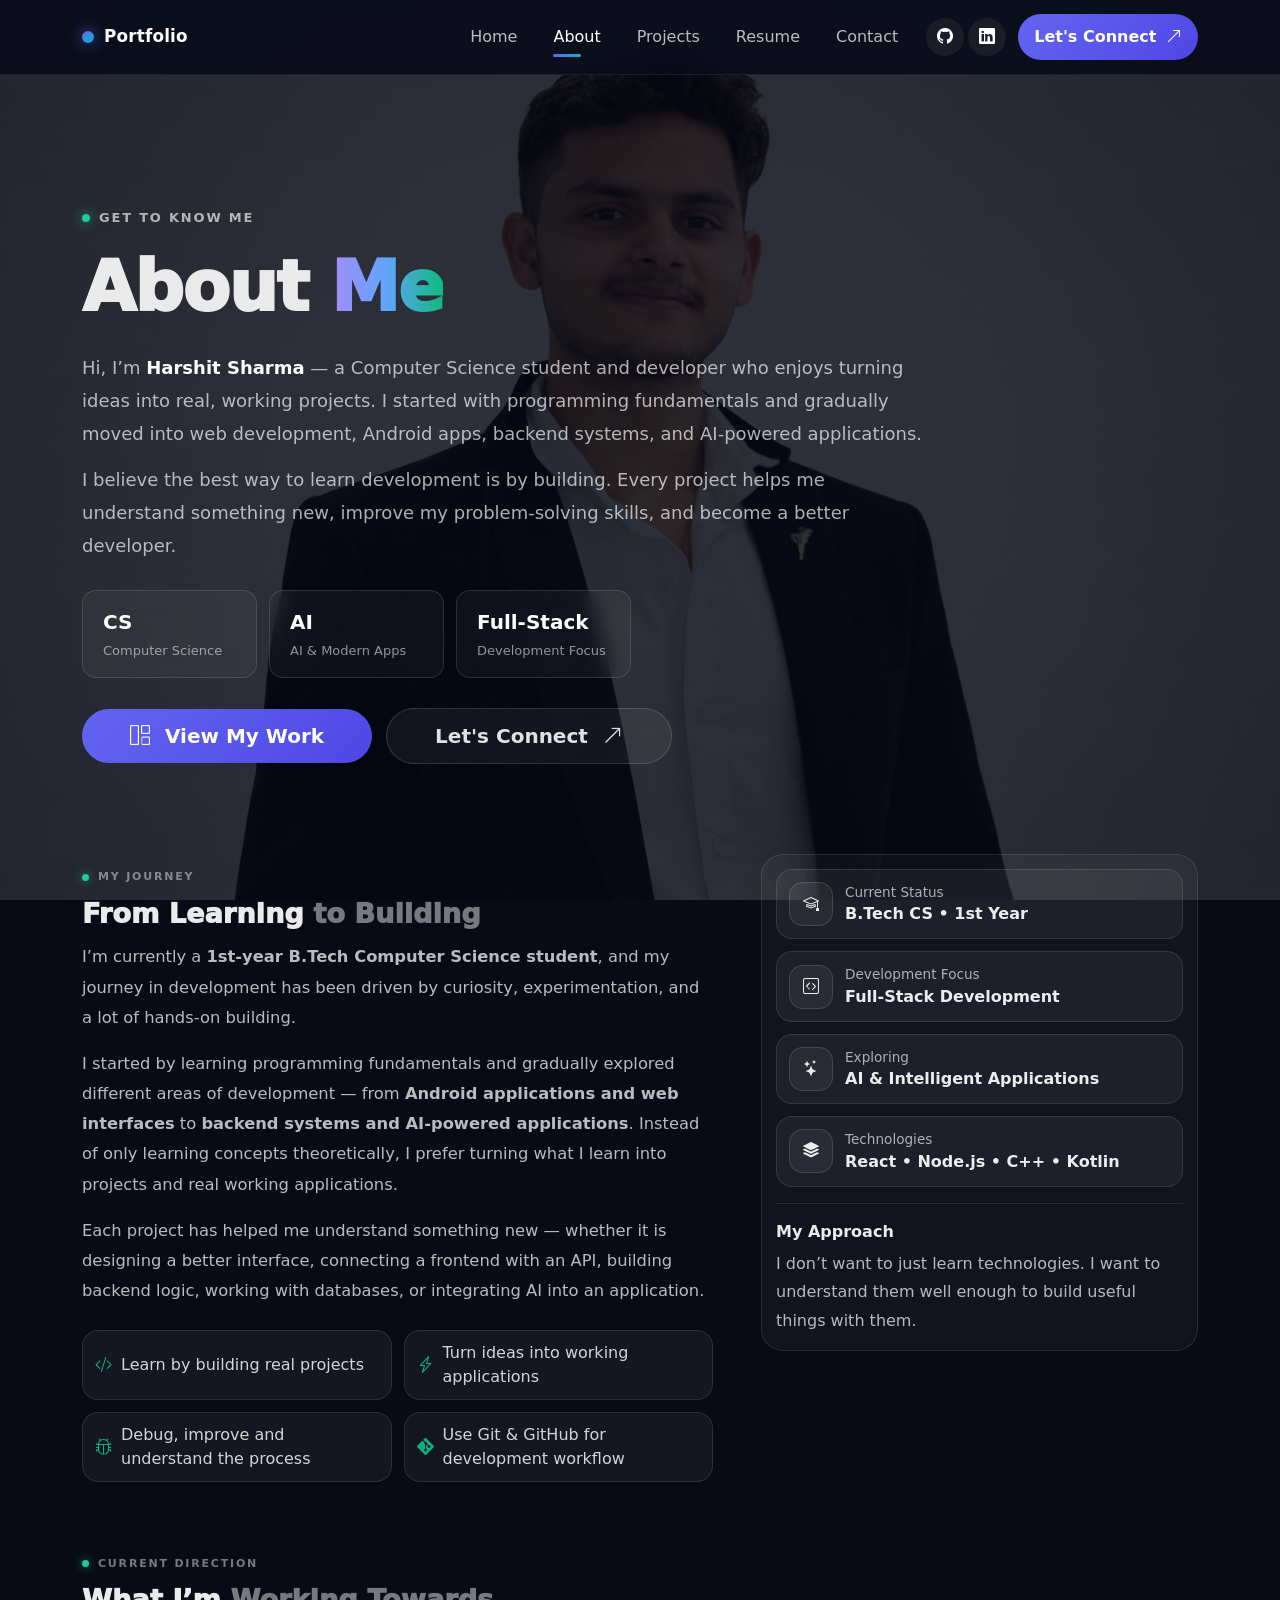
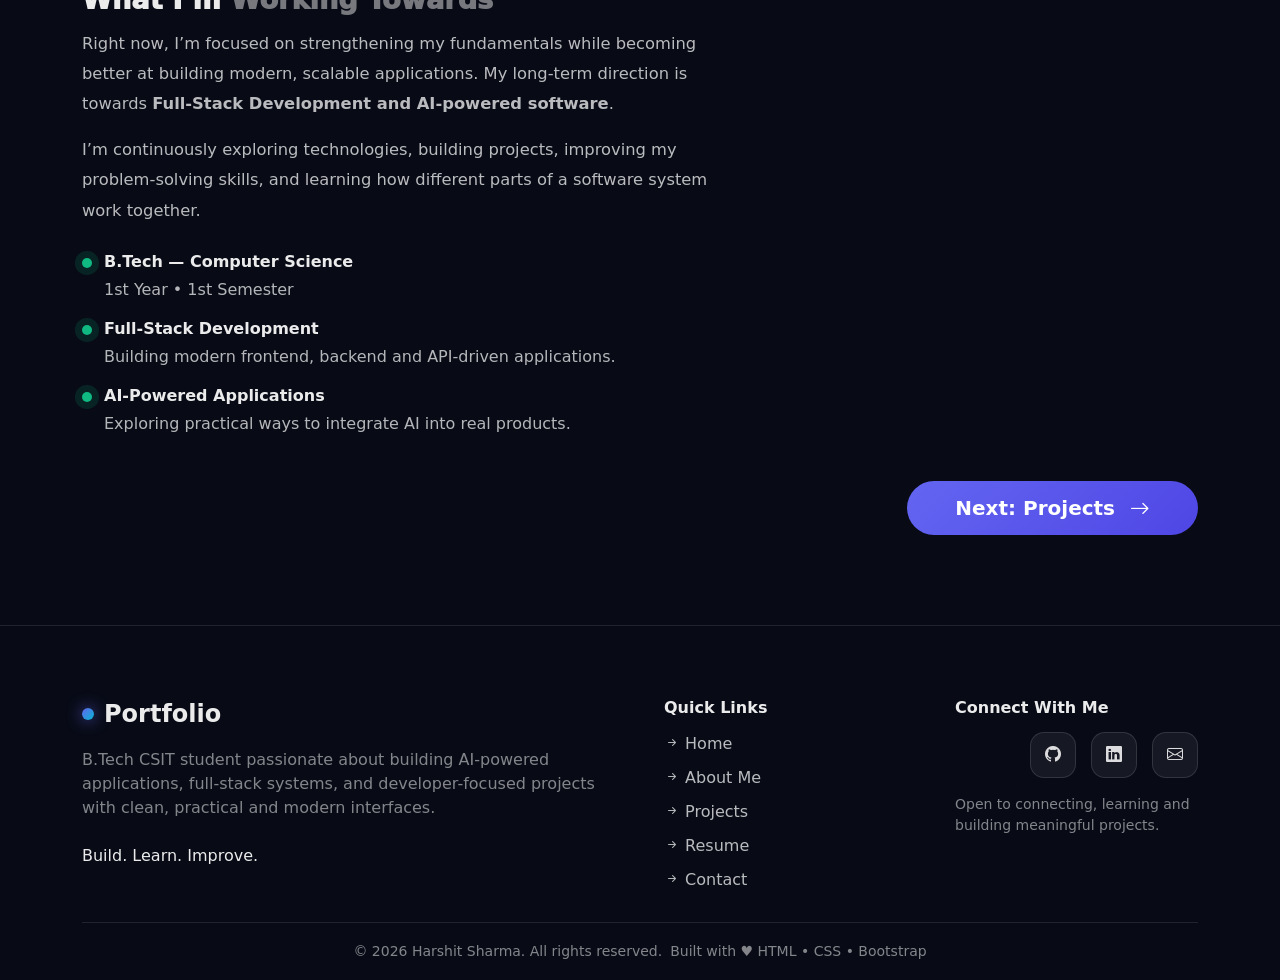
<file: about.html>
<!doctype html>
<html lang="en">
<head>
  <meta charset="utf-8"/>
  <meta name="viewport" content="width=device-width, initial-scale=1"/>
  <title>Harshit | About</title>

  <link href="https://cdn.jsdelivr.net/npm/bootstrap@5.3.2/dist/css/bootstrap.min.css" rel="stylesheet"/>
  <link rel="stylesheet" href="https://cdn.jsdelivr.net/npm/bootstrap-icons@1.11.3/font/bootstrap-icons.min.css"/>
  <link rel="stylesheet" href="style.css"/>
</head>

<body class="about-page">
  <!-- NAVBAR -->

<nav id="mainNavbar" class="navbar navbar-expand-lg navbar-dark nav-glass sticky-top">
    <div class="container">

        <!-- Brand -->
         <a class="navbar-brand fw-bold brand" href="index.html">

            <span class="brand-dot"></span>

           Portfolio

        </a>


        <!-- Mobile Toggle -->
        <button
            class="navbar-toggler"
            type="button"
            data-bs-toggle="collapse"
            data-bs-target="#nav"
            aria-controls="nav"
            aria-expanded="false"
            aria-label="Toggle navigation">
            <span class="navbar-toggler-icon"></span>
        </button>

        <!-- Navigation -->
        <div class="collapse navbar-collapse" id="nav">

            <ul class="navbar-nav ms-auto align-items-lg-center gap-lg-1">

                <!-- Home -->
                <li class="nav-item">
                    <a class="nav-link" href="index.html">
                        Home
                    </a>
                </li>

                <!-- About -->
                <li class="nav-item">
                    <a class="nav-link active" href="about.html">
                        About
                    </a>
                </li>

                <!-- Projects -->
                <li class="nav-item">
                    <a class="nav-link" href="work.html">
                        Projects
                    </a>
                </li>

                <!-- Resume -->
                <li class="nav-item">
                    <a class="nav-link" href="resume.html">
                        Resume
                    </a>
                </li>

                <!-- Contact -->
                <li class="nav-item">
                    <a class="nav-link" href="contact.html">
                        Contact
                    </a>
                </li>

                <!-- GitHub -->
                <li class="nav-item ms-lg-2">
                    <a
                        href="https://github.com/Harshit-sharma24"
                        target="_blank"
                        rel="noopener noreferrer"
                        class="nav-social"
                        aria-label="GitHub">
                        <i class="bi bi-github"></i>
                    </a>
                </li>

                <!-- LinkedIn -->
                <li class="nav-item">
                    <a
                        href="https://www.linkedin.com/in/harshit-sharma-199880396/"
                        target="_blank"
                        rel="noopener noreferrer"
                        class="nav-social"
                        aria-label="LinkedIn">
                        <i class="bi bi-linkedin"></i>
                    </a>
                </li>

                <!-- CTA -->
                <li class="nav-item ms-lg-2 mt-3 mt-lg-0">
                    <a
                        href="contact.html"
                        class="btn btn-brand rounded-pill px-3">
                        Let's Connect
                        <i class="bi bi-arrow-up-right ms-1"></i>
                    </a>
                </li>

            </ul>

        </div>
    </div>
</nav>
  <!-- HERO (Readable + bigger) -->
 <!-- ================= ABOUT HERO ================= -->
<header class="about-hero about-hero-xl">
    <div class="container">
        <div class="about-inner about-inner-xl">

            <!-- Small Label -->
            <div class="about-eyebrow">
                <span class="eyebrow-dot"></span>
                GET TO KNOW ME
            </div>

            <!-- Main Heading -->
            <h1 class="about-title about-title-xl">
                About <span>Me</span>
            </h1>

            <!-- Introduction -->
            <p class="about-sub about-sub-xl">
                Hi, I’m <b>Harshit Sharma</b> — a Computer Science student and
                developer who enjoys turning ideas into real, working projects.
                I started with programming fundamentals and gradually moved into
                web development, Android apps, backend systems, and AI-powered
                applications.
            </p>

            <p class="about-sub about-sub-xl about-sub-second">
                I believe the best way to learn development is by building.
                Every project helps me understand something new, improve my
                problem-solving skills, and become a better developer.
            </p>

            <!-- Quick Stats -->
            <div class="about-stats about-stats-xl">

                <div class="stat">
                    <div class="stat-num">CS</div>
                    <div class="stat-txt">
                        Computer Science
                    </div>
                </div>

                <div class="stat">
                    <div class="stat-num">AI</div>
                    <div class="stat-txt">
                        AI & Modern Apps
                    </div>
                </div>

                <div class="stat">
                    <div class="stat-num">Full-Stack</div>
                    <div class="stat-txt">
                        Development Focus
                    </div>
                </div>

            </div>

            <!-- Buttons -->
            <div class="about-actions">

                <a href="work.html"
                   class="btn btn-brand btn-lg rounded-pill px-5">
                    <i class="bi bi-grid-1x2 me-2"></i>
                    View My Work
                </a>

                <a href="contact.html"
                   class="btn btn-ghost btn-lg rounded-pill px-5">
                    Let's Connect
                    <i class="bi bi-arrow-up-right ms-2"></i>
                </a>

            </div>

        </div>
    </div>
</header>

  <!-- CONTENT -->
<!-- =====================================================
     ABOUT CONTENT
===================================================== -->

<section class="section-lg pt-0 about-content-xl">

    <div class="container">

        <div class="row g-5 align-items-start">

            <!-- ================= LEFT ================= -->

            <div class="col-lg-7">

                <!-- MY STORY -->
                <div class="about-block">

                    <div class="section-kicker">
                        <span></span>
                        MY JOURNEY
                    </div>

                    <h2 class="about-h2 about-h2-xl">
                        From Learning <span>to Building</span>
                    </h2>

                    <p class="about-p about-p-xl">
                        I’m currently a <b>1st-year B.Tech Computer Science student</b>,
                        and my journey in development has been driven by curiosity,
                        experimentation, and a lot of hands-on building.
                    </p>

                    <p class="about-p about-p-xl">
                        I started by learning programming fundamentals and gradually
                        explored different areas of development — from
                        <b>Android applications and web interfaces</b> to
                        <b>backend systems and AI-powered applications</b>.
                        Instead of only learning concepts theoretically, I prefer
                        turning what I learn into projects and real working applications.
                    </p>

                    <p class="about-p about-p-xl">
                        Each project has helped me understand something new — whether
                        it is designing a better interface, connecting a frontend
                        with an API, building backend logic, working with databases,
                        or integrating AI into an application.
                    </p>


                    <!-- What I value -->

                    <div class="about-points mt-4 about-points-xl">

                        <div class="ap2">
                            <i class="bi bi-code-slash"></i>
                            Learn by building real projects
                        </div>

                        <div class="ap2">
                            <i class="bi bi-lightning-charge"></i>
                            Turn ideas into working applications
                        </div>

                        <div class="ap2">
                            <i class="bi bi-bug"></i>
                            Debug, improve and understand the process
                        </div>

                        <div class="ap2">
                            <i class="bi bi-git"></i>
                            Use Git & GitHub for development workflow
                        </div>

                    </div>

                </div>


                <!-- CURRENT DIRECTION -->

                <div class="about-block mt-5">

                    <div class="section-kicker">
                        <span></span>
                        CURRENT DIRECTION
                    </div>

                    <h2 class="about-h2 about-h2-xl">
                        What I’m <span>Working Towards</span>
                    </h2>

                    <p class="about-p about-p-xl">
                        Right now, I’m focused on strengthening my fundamentals
                        while becoming better at building modern, scalable
                        applications. My long-term direction is towards
                        <b>Full-Stack Development and AI-powered software</b>.
                    </p>

                    <p class="about-p about-p-xl mb-0">
                        I’m continuously exploring technologies, building projects,
                        improving my problem-solving skills, and learning how
                        different parts of a software system work together.
                    </p>


                    <!-- ROADMAP -->

                    <div class="about-road mt-4">

                        <div class="road-item">

                            <div class="road-dot"></div>

                            <div>
                                <div class="road-title">
                                    B.Tech — Computer Science
                                </div>

                                <div class="road-sub">
                                    1st Year • 1st Semester
                                </div>
                            </div>

                        </div>


                        <div class="road-item">

                            <div class="road-dot"></div>

                            <div>
                                <div class="road-title">
                                    Full-Stack Development
                                </div>

                                <div class="road-sub">
                                    Building modern frontend, backend and API-driven applications.
                                </div>
                            </div>

                        </div>


                        <div class="road-item">

                            <div class="road-dot"></div>

                            <div>
                                <div class="road-title">
                                    AI-Powered Applications
                                </div>

                                <div class="road-sub">
                                    Exploring practical ways to integrate AI into real products.
                                </div>
                            </div>

                        </div>

                    </div>

                </div>

            </div>


            <!-- ================= RIGHT ================= -->

            <div class="col-lg-5">

                <div class="about-side about-side-xl">

                    <!-- CURRENT STATUS -->

                    <div class="side-item">

                        <div class="side-ic">
                            <i class="bi bi-mortarboard"></i>
                        </div>

                        <div>
                            <div class="side-label">
                                Current Status
                            </div>

                            <div class="side-val">
                                B.Tech CS • 1st Year
                            </div>
                        </div>

                    </div>


                    <!-- MAIN DIRECTION -->

                    <div class="side-item">

                        <div class="side-ic">
                            <i class="bi bi-code-square"></i>
                        </div>

                        <div>
                            <div class="side-label">
                                Development Focus
                            </div>

                            <div class="side-val">
                                Full-Stack Development
                            </div>
                        </div>

                    </div>


                    <!-- AI -->

                    <div class="side-item">

                        <div class="side-ic">
                            <i class="bi bi-stars"></i>
                        </div>

                        <div>
                            <div class="side-label">
                                Exploring
                            </div>

                            <div class="side-val">
                                AI & Intelligent Applications
                            </div>
                        </div>

                    </div>


                    <!-- TECHNOLOGIES -->

                    <div class="side-item mb-0">

                        <div class="side-ic">
                            <i class="bi bi-stack"></i>
                        </div>

                        <div>
                            <div class="side-label">
                                Technologies
                            </div>

                            <div class="side-val">
                                React • Node.js • C++ • Kotlin
                            </div>
                        </div>

                    </div>


                    <div class="side-sep"></div>


                    <!-- PERSONAL NOTE -->

                    <div class="side-note">

                        <div class="note-title">
                            My Approach
                        </div>

                        <div class="note-text">
                            I don’t want to just learn technologies.
                            I want to understand them well enough to build
                            useful things with them.
                        </div>

                    </div>

                </div>

            </div>

        </div>


        <!-- NEXT -->

        <div class="go-contact go-contact-xl">

            <a
                href="work.html"
                class="btn btn-brand btn-lg rounded-pill px-5"
            >
                Next: Projects
                <i class="bi bi-arrow-right ms-2"></i>
            </a>

        </div>

    </div>

</section>

  <!-- FOOTER -->
 <!-- ================= FOOTER ================= -->
<footer class="footer-huge">
    <div class="container">

        <div class="row g-5 align-items-start">

            <!-- BRAND / ABOUT -->
            <div class="col-lg-6">

                <div class="footer-brandline">
                    <span class="brand-dot"></span>

                    <span class="fw-bold fs-4">
                        Portfolio
                    </span>
                </div>

                <p class="text-white-50 mt-3 mb-0 footer-description">
                    B.Tech CSIT student passionate about building
                    AI-powered applications, full-stack systems,
                    and developer-focused projects with clean,
                    practical and modern interfaces.
                </p>

                <div class="footer-tagline mt-4">
                    <span>Build.</span>
                    <span>Learn.</span>
                    <span>Improve.</span>
                </div>

            </div>


            <!-- QUICK LINKS -->
            <div class="col-lg-3 col-md-6">

                <div class="footer-head">
                    Quick Links
                </div>

                <div class="footer-links-col">

                    <a href="index.html">
                        <i class="bi bi-arrow-right-short"></i>
                        Home
                    </a>

                    <a href="about.html">
                        <i class="bi bi-arrow-right-short"></i>
                        About Me
                    </a>

                    <a href="work.html">
                        <i class="bi bi-arrow-right-short"></i>
                        Projects
                    </a>

                    <a href="resume.html">
                        <i class="bi bi-arrow-right-short"></i>
                        Resume
                    </a>

                    <a href="contact.html">
                        <i class="bi bi-arrow-right-short"></i>
                        Contact
                    </a>

                </div>

            </div>


            <!-- CONNECT -->
            <div class="col-lg-3 col-md-6">

                <div class="footer-head">
                    Connect With Me
                </div>

                <div class="footer-social">

                    <a
                        class="social-btn2"
                        href="https://github.com/Harshit-sharma24"
                        target="_blank"
                        rel="noopener noreferrer"
                        aria-label="GitHub"
                    >
                        <i class="bi bi-github"></i>
                    </a>

                    <a
                        class="social-btn2"
                        href="https://www.linkedin.com/in/harshit-sharma-199880396/"
                        target="_blank"
                        rel="noopener noreferrer"
                        aria-label="LinkedIn"
                    >
                        <i class="bi bi-linkedin"></i>
                    </a>

                    <a
                        class="social-btn2"
                        href="contact.html"
                        aria-label="Contact"
                    >
                        <i class="bi bi-envelope"></i>
                    </a>

                </div>

                <p class="text-white-50 small mt-3 mb-0">
                    Open to connecting, learning and building
                    meaningful projects.
                </p>

            </div>

        </div>


        <!-- FOOTER BOTTOM -->
        <div class="footer-bottom">

            <div class="footer-line"></div>

            <div class="d-flex justify-content-between align-items-center flex-wrap gap-2">

                <div class="text-white-50 small">
                    © <span id="year"></span>
                    Harshit Sharma. All rights reserved.
                </div>

                <div class="text-white-50 small">
                    Built with
                    <span class="footer-heart">♥</span>
                    HTML • CSS • Bootstrap
                </div>

            </div>

        </div>

    </div>
</footer>

  <script src="https://cdn.jsdelivr.net/npm/bootstrap@5.3.2/dist/js/bootstrap.bundle.min.js"></script>
  <script>document.getElementById("year").textContent = new Date().getFullYear();</script>
  <script>
document.addEventListener("DOMContentLoaded", function () {

    const navbar = document.getElementById("mainNavbar");

    let lastScroll = 0;

    window.addEventListener("scroll", function () {

        const currentScroll = window.scrollY;

        // Page ke bilkul top par navbar hamesha visible
        if (currentScroll <= 10) {
            navbar.classList.remove("nav-hidden");
            navbar.classList.add("nav-visible");
            lastScroll = currentScroll;
            return;
        }

        // Neeche scroll → navbar hide
        if (currentScroll > lastScroll) {
            navbar.classList.add("nav-hidden");
            navbar.classList.remove("nav-visible");
        }

        // Upar scroll → navbar show
        else if (currentScroll < lastScroll) {
            navbar.classList.remove("nav-hidden");
            navbar.classList.add("nav-visible");
        }

        lastScroll = currentScroll;

    });

});
</script>
</body>
</html>
</file>
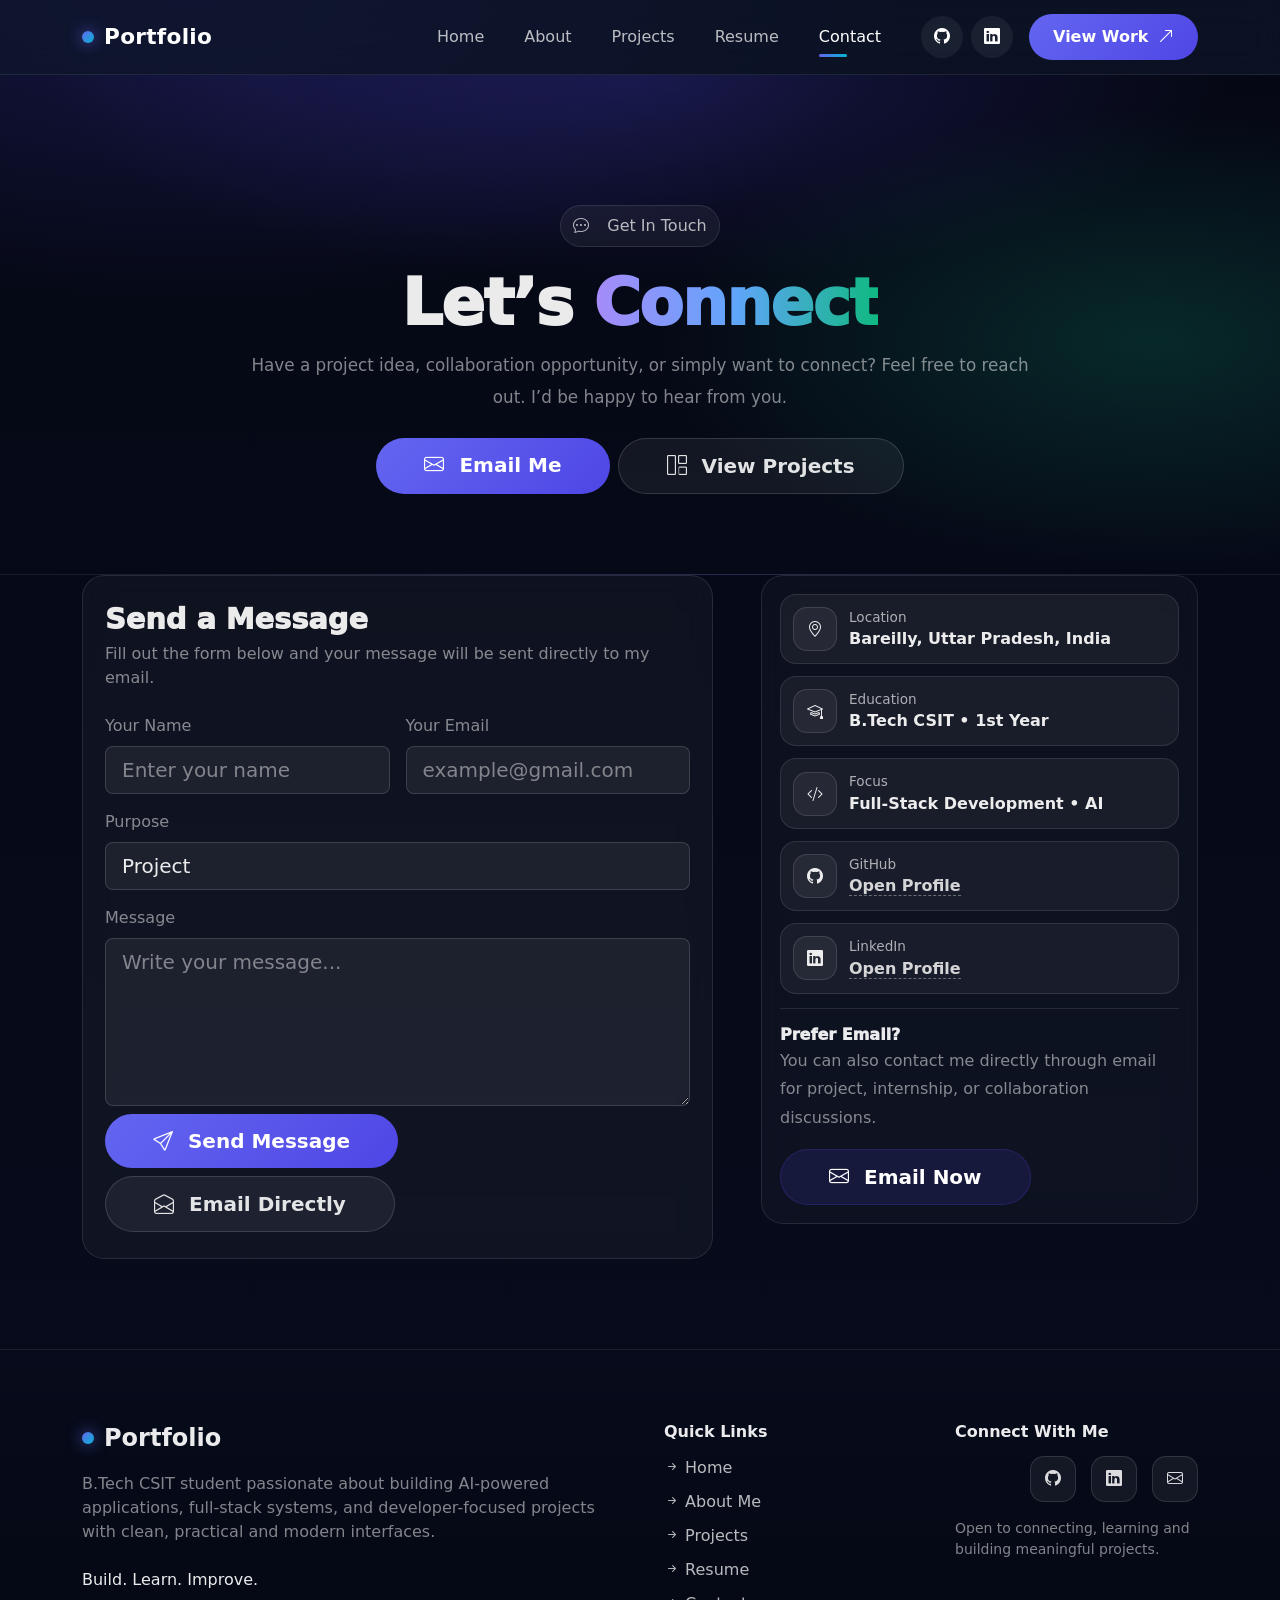
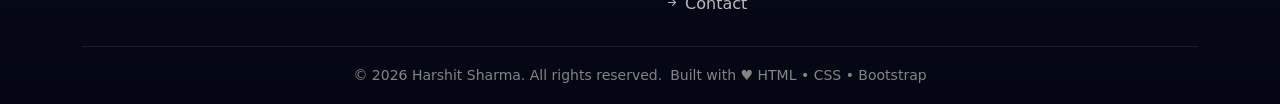
<file: contact.html>
<!doctype html>
<html lang="en">

<head>
  <meta charset="utf-8">
  <meta name="viewport" content="width=device-width, initial-scale=1">

  <title>Harshit | Contact</title>

  <link
    href="https://cdn.jsdelivr.net/npm/bootstrap@5.3.2/dist/css/bootstrap.min.css"
    rel="stylesheet"
  >

  <link
    rel="stylesheet"
    href="https://cdn.jsdelivr.net/npm/bootstrap-icons@1.11.3/font/bootstrap-icons.min.css"
  >

  <link rel="stylesheet" href="style.css">
</head>

<body class="contact-page">

  <!-- ================= NAVBAR ================= -->

  <nav id="mainNavbar" class="navbar navbar-expand-lg navbar-dark nav-glass sticky-top">

    <div class="container">

      <!-- Brand -->
      <a class="navbar-brand fw-bold brand" href="index.html">
        <span class="brand-dot"></span>
        Portfolio
      </a>

      <!-- Mobile Toggle -->
      <button
        class="navbar-toggler"
        type="button"
        data-bs-toggle="collapse"
        data-bs-target="#nav"
        aria-controls="nav"
        aria-expanded="false"
        aria-label="Toggle navigation"
      >
        <span class="navbar-toggler-icon"></span>
      </button>

      <!-- Navigation -->
      <div class="collapse navbar-collapse" id="nav">

        <ul class="navbar-nav ms-auto align-items-lg-center gap-lg-2">

          <li class="nav-item">
            <a class="nav-link" href="index.html">
              Home
            </a>
          </li>

          <li class="nav-item">
            <a class="nav-link" href="about.html">
              About
            </a>
          </li>

          <li class="nav-item">
            <a class="nav-link" href="work.html">
              Projects
            </a>
          </li>

          <li class="nav-item">
            <a class="nav-link" href="resume.html">
              Resume
            </a>
          </li>

          <li class="nav-item">
            <a class="nav-link active" href="contact.html">
              Contact
            </a>
          </li>

          <!-- GitHub -->
          <li class="nav-item ms-lg-3">
            <a
              href="https://github.com/Harshit-sharma24"
              target="_blank"
              rel="noopener noreferrer"
              class="nav-social"
              aria-label="GitHub"
            >
              <i class="bi bi-github"></i>
            </a>
          </li>

          <!-- LinkedIn -->
          <li class="nav-item">
            <a
              href="https://www.linkedin.com/in/harshit-sharma-199880396/"
              target="_blank"
              rel="noopener noreferrer"
              class="nav-social"
              aria-label="LinkedIn"
            >
              <i class="bi bi-linkedin"></i>
            </a>
          </li>

       <!-- CTA -->
<li class="nav-item ms-lg-2 mt-3 mt-lg-0">
  <a
    href="work.html"
    class="btn btn-brand rounded-pill px-4"
  >
    View Work
    <i class="bi bi-arrow-up-right ms-1"></i>
  </a>
</li>
        </ul>

      </div>
    </div>
  </nav>


  <!-- ================= HERO ================= -->

  <header class="contact-hero">

    <div class="container">

      <div class="contact-hero-inner text-center">

        <p class="contact-kicker mb-2">
          <i class="bi bi-chat-dots me-2"></i>
          Get In Touch
        </p>

        <h1 class="contact-title">
          Let’s <span>Connect</span>
        </h1>

        <p class="contact-sub text-white-50 mx-auto">
          Have a project idea, collaboration opportunity, or simply want to connect?
          Feel free to reach out. I’d be happy to hear from you.
        </p>

        <div class="contact-actions mt-4 d-flex justify-content-center gap-2 flex-wrap">

          <a
            class="btn btn-brand btn-lg rounded-pill px-5"
            href="mailto:officialharshitsharma12@gmail.com"
          >
            <i class="bi bi-envelope me-2"></i>
            Email Me
          </a>

          <a
            class="btn btn-ghost btn-lg rounded-pill px-5"
            href="work.html"
          >
            <i class="bi bi-grid-1x2 me-2"></i>
            View Projects
          </a>

        </div>

      </div>

    </div>

  </header>


  <!-- ================= CONTACT SECTION ================= -->

  <section class="section-lg pt-0">

    <div class="container">

      <div class="row g-5 align-items-start">

        <!-- ================= LEFT : FORM ================= -->

        <div class="col-lg-7">

          <div class="form-shell" id="messageForm">

            <h2 class="form-title">
              Send a Message
            </h2>

            <p class="text-white-50 mb-4">
              Fill out the form below and your message will be sent directly to my email.
            </p>

            <form
              id="contactForm"
              action="https://formsubmit.co/officialharshitsharma12@gmail.com"
              method="POST"
              class="row g-3"
              onsubmit="handleSubmit(event)"
            >

              <!-- FormSubmit settings -->

              <input
                type="hidden"
                name="_captcha"
                value="false"
              >

              <input
                type="hidden"
                name="_subject"
                value="New Portfolio Message"
              >

              <input
                type="hidden"
                name="_template"
                value="table"
              >

              <!-- Name -->

              <div class="col-md-6">

                <label class="form-label text-white-50">
                  Your Name
                </label>

                <input
                  type="text"
                  name="name"
                  class="form-control form-control-lg input-glass"
                  placeholder="Enter your name"
                  required
                >

              </div>


              <!-- Email -->

              <div class="col-md-6">

                <label class="form-label text-white-50">
                  Your Email
                </label>

                <input
                  type="email"
                  name="email"
                  class="form-control form-control-lg input-glass"
                  placeholder="example@gmail.com"
                  required
                >

              </div>


              <!-- Purpose -->

              <div class="col-12">

                <label class="form-label text-white-50">
                  Purpose
                </label>

                <select
                  name="purpose"
                  class="form-select form-select-lg input-glass"
                  required
                >

                  <option value="Project">
                    Project
                  </option>

                  <option value="Internship">
                    Internship
                  </option>

                  <option value="Collaboration">
                    Collaboration
                  </option>

                  <option value="General">
                    General
                  </option>

                </select>

              </div>


              <!-- Message -->

              <div class="col-12">

                <label class="form-label text-white-50">
                  Message
                </label>

                <textarea
                  name="message"
                  rows="5"
                  class="form-control form-control-lg input-glass"
                  placeholder="Write your message..."
                  required
                ></textarea>

              </div>


              <!-- Buttons -->

              <div class="col-12 d-flex gap-2 flex-wrap mt-2">

                <button
                  type="submit"
                  class="btn btn-brand btn-lg rounded-pill px-5"
                >
                  <i class="bi bi-send me-2"></i>
                  Send Message
                </button>

                <a
                  class="btn btn-ghost btn-lg rounded-pill px-5"
                  href="mailto:officialharshitsharma12@gmail.com"
                >
                  <i class="bi bi-envelope-open me-2"></i>
                  Email Directly
                </a>

              </div>

            </form>

          </div>

        </div>


        <!-- ================= RIGHT : CONTACT INFO ================= -->

        <div class="col-lg-5">

          <div class="contact-info">

            <!-- Location -->

            <div class="info-line">

              <i class="bi bi-geo-alt"></i>

              <div>

                <div class="info-label">
                  Location
                </div>

                <div class="info-val">
                  Bareilly, Uttar Pradesh, India
                </div>

              </div>

            </div>


            <!-- Education -->

            <div class="info-line">

              <i class="bi bi-mortarboard"></i>

              <div>

                <div class="info-label">
                  Education
                </div>

                <div class="info-val">
                  B.Tech CSIT • 1st Year
                </div>

              </div>

            </div>


            <!-- Focus -->

            <div class="info-line">

              <i class="bi bi-code-slash"></i>

              <div>

                <div class="info-label">
                  Focus
                </div>

                <div class="info-val">
                  Full-Stack Development • AI
                </div>

              </div>

            </div>


            <!-- GitHub -->

            <div class="info-line">

              <i class="bi bi-github"></i>

              <div>

                <div class="info-label">
                  GitHub
                </div>

                <div class="info-val">

                  <a
                    class="link-lite"
                    href="https://github.com/Harshit-sharma24"
                    target="_blank"
                    rel="noopener noreferrer"
                  >
                    Open Profile
                  </a>

                </div>

              </div>

            </div>


            <!-- LinkedIn -->

            <div class="info-line mb-0">

              <i class="bi bi-linkedin"></i>

              <div>

                <div class="info-label">
                  LinkedIn
                </div>

                <div class="info-val">

                  <a
                    class="link-lite"
                    href="https://www.linkedin.com/in/harshit-sharma-199880396/"
                    target="_blank"
                    rel="noopener noreferrer"
                  >
                    Open Profile
                  </a>

                </div>

              </div>

            </div>


            <div class="info-sep"></div>


            <!-- Email Note -->

            <div class="info-note">

              <div class="note-title">
                Prefer Email?
              </div>

              <div class="note-text text-white-50">
                You can also contact me directly through email for project,
                internship, or collaboration discussions.
              </div>

              <a
                class="btn btn-soft btn-lg rounded-pill px-5 mt-3"
                href="mailto:officialharshitsharma12@gmail.com"
              >
                <i class="bi bi-envelope me-2"></i>
                Email Now
              </a>

            </div>

          </div>

        </div>

      </div>

    </div>

  </section>


  <!-- ================= FOOTER ================= -->

  <footer class="footer-huge">

    <div class="container">

      <div class="row g-5 align-items-start">

        <!-- BRAND / ABOUT -->

        <div class="col-lg-6">

          <div class="footer-brandline">

            <span class="brand-dot"></span>

            <span class="fw-bold fs-4">
              Portfolio
            </span>

          </div>

          <p class="text-white-50 mt-3 mb-0 footer-description">

            B.Tech CSIT student passionate about building
            AI-powered applications, full-stack systems,
            and developer-focused projects with clean,
            practical and modern interfaces.

          </p>

          <div class="footer-tagline mt-4">

            <span>Build.</span>
            <span>Learn.</span>
            <span>Improve.</span>

          </div>

        </div>


        <!-- QUICK LINKS -->

        <div class="col-lg-3 col-md-6">

          <div class="footer-head">
            Quick Links
          </div>

          <div class="footer-links-col">

            <a href="index.html">
              <i class="bi bi-arrow-right-short"></i>
              Home
            </a>

            <a href="about.html">
              <i class="bi bi-arrow-right-short"></i>
              About Me
            </a>

            <a href="work.html">
              <i class="bi bi-arrow-right-short"></i>
              Projects
            </a>

            <a href="resume.html">
              <i class="bi bi-arrow-right-short"></i>
              Resume
            </a>

            <a href="contact.html">
              <i class="bi bi-arrow-right-short"></i>
              Contact
            </a>

          </div>

        </div>


        <!-- CONNECT -->

        <div class="col-lg-3 col-md-6">

          <div class="footer-head">
            Connect With Me
          </div>

          <div class="footer-social">

            <a
              class="social-btn2"
              href="https://github.com/Harshit-sharma24"
              target="_blank"
              rel="noopener noreferrer"
              aria-label="GitHub"
            >
              <i class="bi bi-github"></i>
            </a>

            <a
              class="social-btn2"
              href="https://www.linkedin.com/in/harshit-sharma-199880396/"
              target="_blank"
              rel="noopener noreferrer"
              aria-label="LinkedIn"
            >
              <i class="bi bi-linkedin"></i>
            </a>

            <a
              class="social-btn2"
              href="mailto:officialharshitsharma12@gmail.com"
              aria-label="Email"
            >
              <i class="bi bi-envelope"></i>
            </a>

          </div>

          <p class="text-white-50 small mt-3 mb-0">

            Open to connecting, learning and building
            meaningful projects.

          </p>

        </div>

      </div>


      <!-- FOOTER BOTTOM -->

      <div class="footer-bottom">

        <div class="footer-line"></div>

        <div class="d-flex justify-content-between align-items-center flex-wrap gap-2">

          <div class="text-white-50 small">

            © <span id="year"></span>
            Harshit Sharma. All rights reserved.

          </div>

          <div class="text-white-50 small">

            Built with
            <span class="footer-heart">♥</span>
            HTML • CSS • Bootstrap

          </div>

        </div>

      </div>

    </div>

  </footer>


  <!-- ================= SCRIPTS ================= -->

  <script
    src="https://cdn.jsdelivr.net/npm/bootstrap@5.3.2/dist/js/bootstrap.bundle.min.js"
  ></script>


  <script>

    // Current year

    document.getElementById("year").textContent =
      new Date().getFullYear();


    // Contact form

    function handleSubmit(event) {

      event.preventDefault();

      const form =
        document.getElementById("contactForm");

      const submitBtn =
        form.querySelector('button[type="submit"]');

      const oldBtnHtml =
        submitBtn.innerHTML;

      submitBtn.disabled = true;

      submitBtn.innerHTML =
        '<i class="bi bi-hourglass-split me-2"></i>Sending...';


      fetch(form.action, {

        method: "POST",

        body: new FormData(form),

        headers: {
          "Accept": "application/json"
        }

      })

      .then(response => {

        if (response.ok) {

          alert(
            "✅ Your message was sent successfully!"
          );

          form.reset();

        } else {

          alert(
            "❌ Message could not be sent. Please try again."
          );

        }

      })

      .catch(() => {

        alert(
          "❌ Network error. Please try again."
        );

      })

      .finally(() => {

        submitBtn.disabled = false;

        submitBtn.innerHTML =
          oldBtnHtml;

      });

    }

  </script>

</body>

</html>
</file>
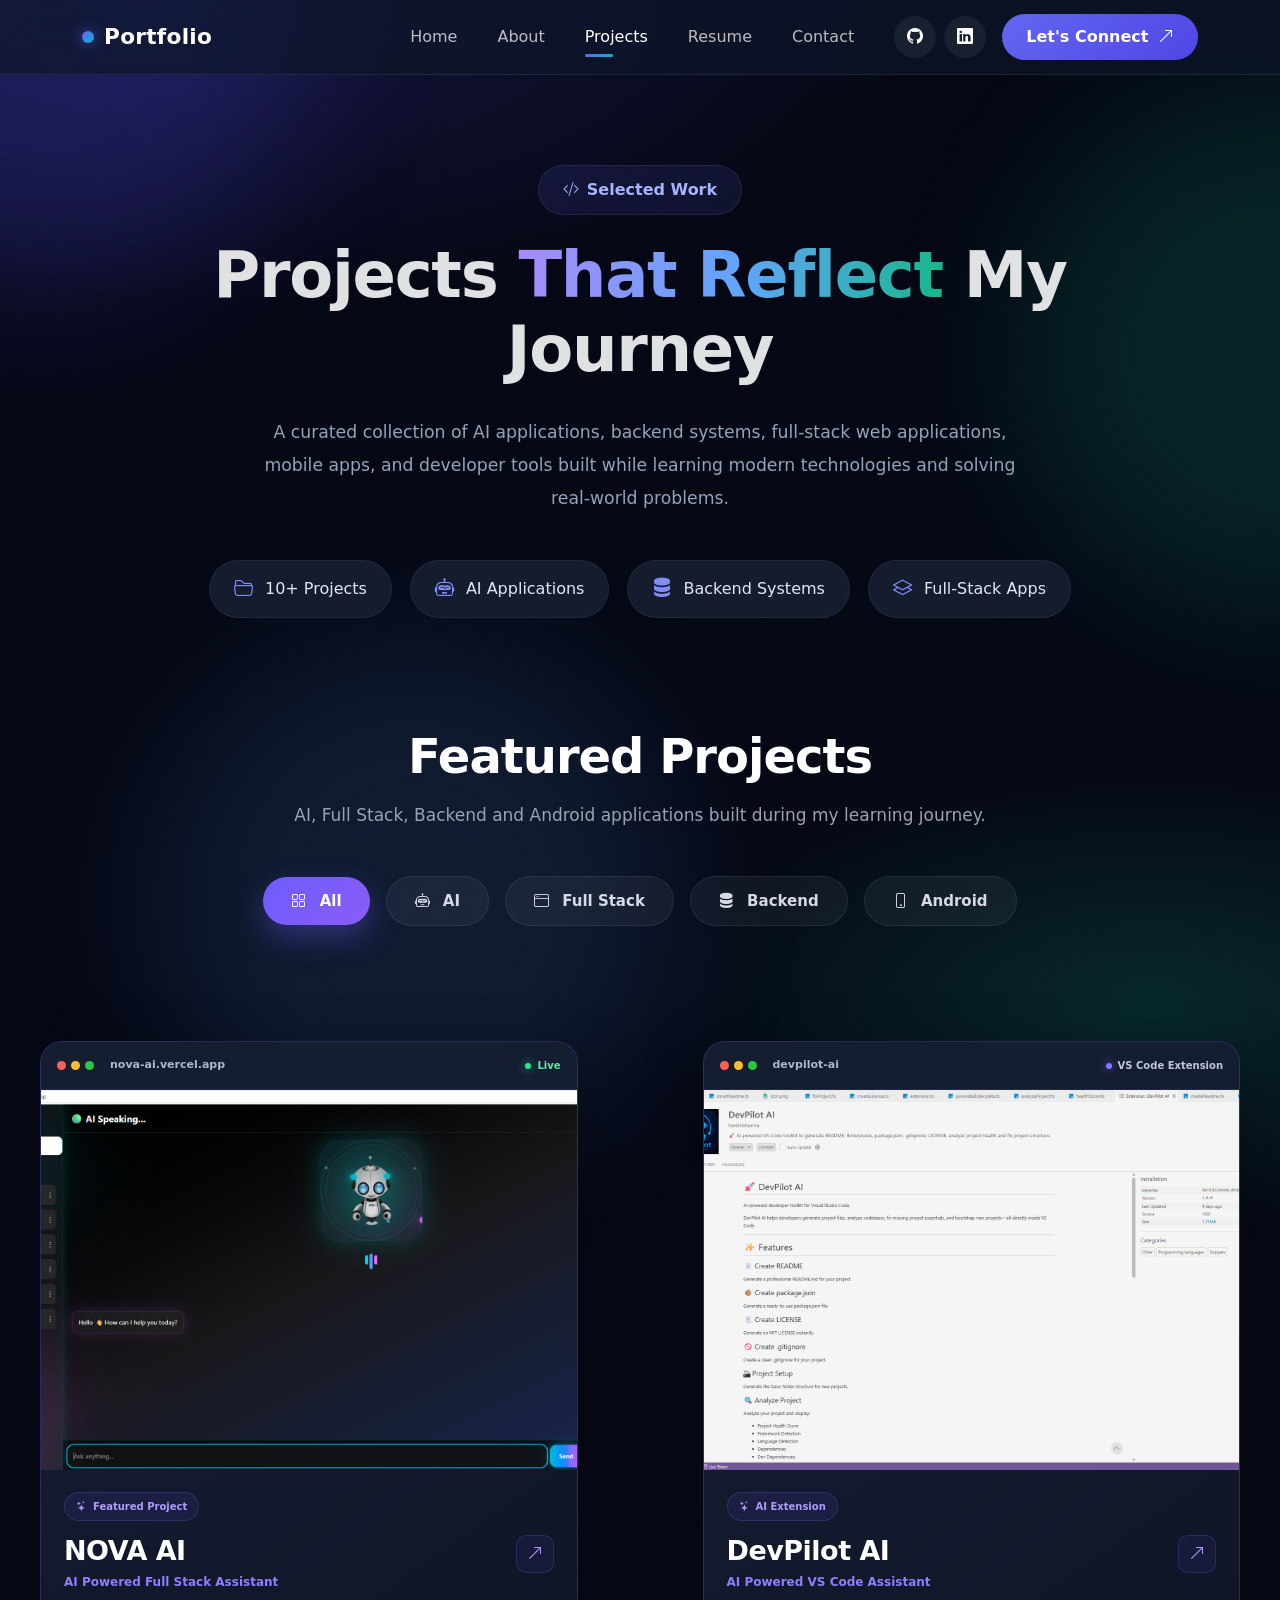
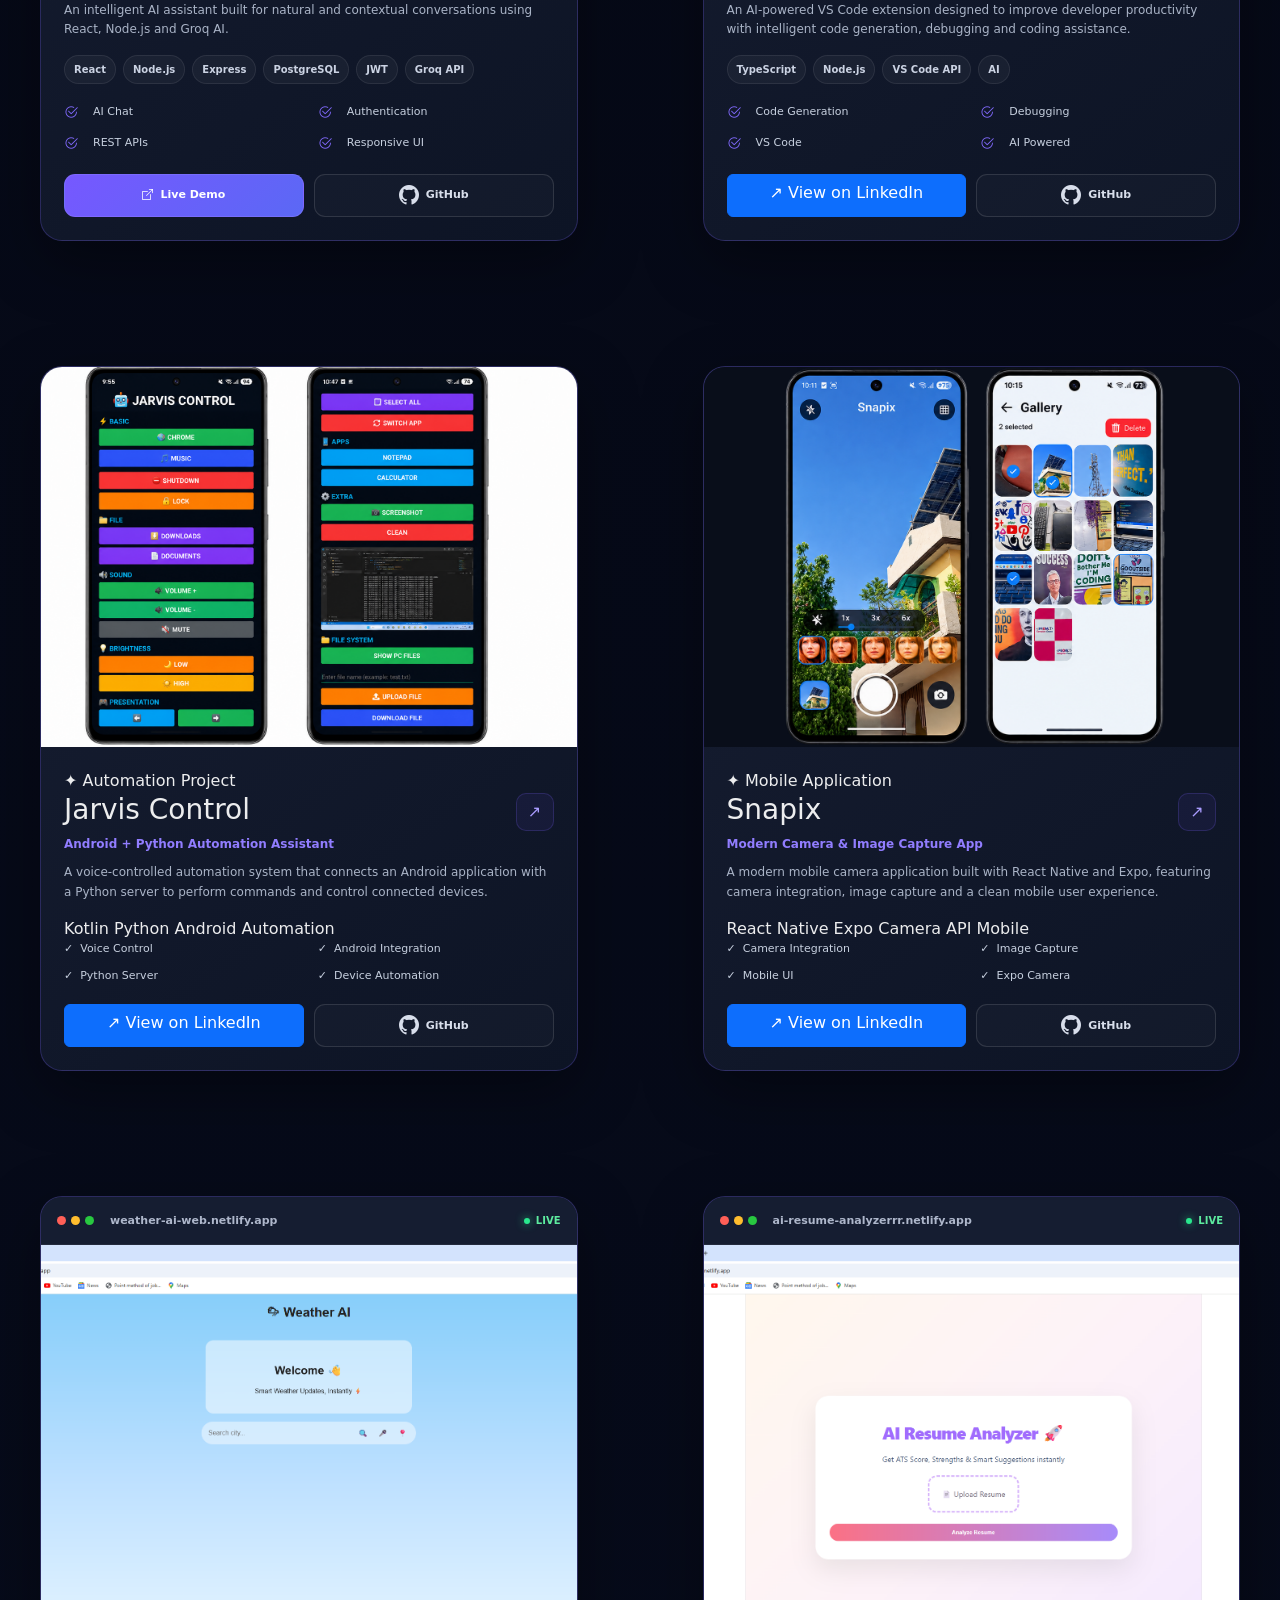
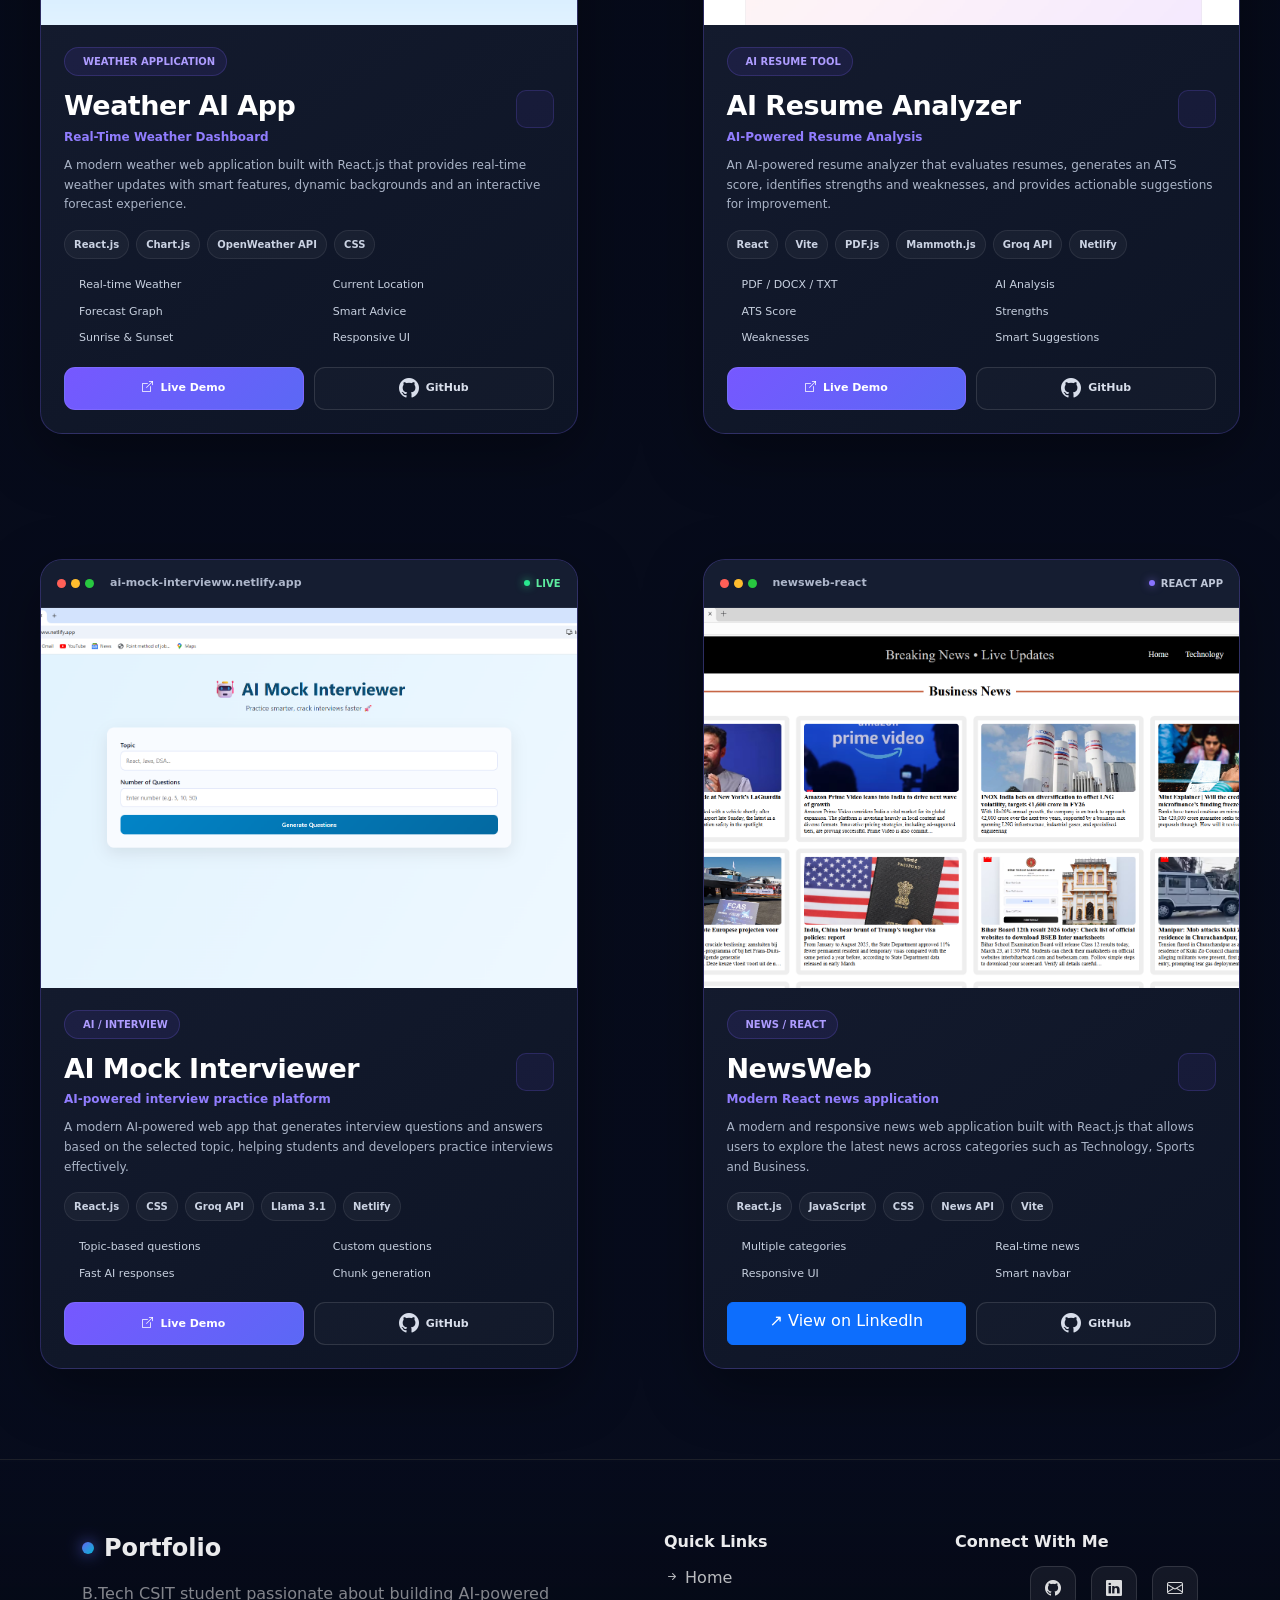
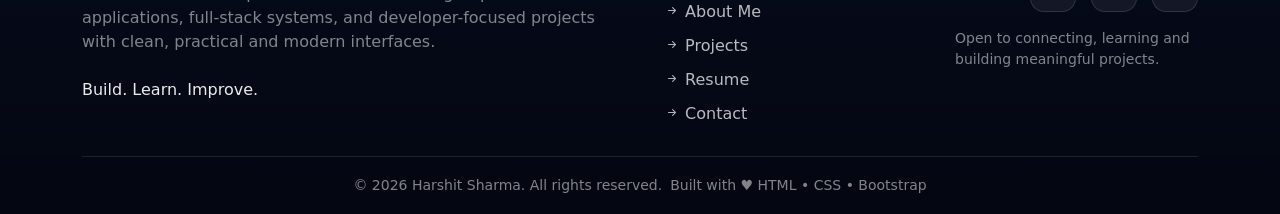
<file: work.html>
<!doctype html>
<html lang="en">
<head>
  <meta charset="utf-8"/>
  <meta name="viewport" content="width=device-width, initial-scale=1"/>
  <title>Harshit| Projects</title>

  <link href="https://cdn.jsdelivr.net/npm/bootstrap@5.3.2/dist/css/bootstrap.min.css" rel="stylesheet"/>
  <link rel="stylesheet" href="https://cdn.jsdelivr.net/npm/bootstrap-icons@1.11.3/font/bootstrap-icons.min.css"/>
  <link rel="stylesheet" href="style.css"/>
</head>

<body>
  <!-- Background Orbs -->
  <div class="bg-orbs">
    <span class="orb orb-1"></span>
    <span class="orb orb-2"></span>
    <span class="orb orb-3"></span>
  </div>

  <!-- ==========================================
                    NAVBAR
=========================================== -->

<nav id="mainNavbar" class="navbar navbar-expand-lg navbar-dark nav-glass sticky-top">
    <div class="container">

        <!-- Brand -->
        <a class="navbar-brand fw-bold brand" href="index.html">

            <span class="brand-dot"></span>

           Portfolio

        </a>


        <!-- Mobile Toggle -->
        <button
            class="navbar-toggler"
            type="button"
            data-bs-toggle="collapse"
            data-bs-target="#nav"
            aria-controls="nav"
            aria-expanded="false"
            aria-label="Toggle navigation">

            <span class="navbar-toggler-icon"></span>

        </button>


        <!-- Navigation -->
        <div class="collapse navbar-collapse" id="nav">

            <ul class="navbar-nav ms-auto align-items-lg-center gap-lg-2">

                <!-- Home -->
                <li class="nav-item">
                    <a class="nav-link" href="index.html">
                        Home
                    </a>
                </li>


                <!-- About -->
                <li class="nav-item">
                    <a class="nav-link" href="about.html">
                        About
                    </a>
                </li>


                <!-- Projects -->
                <li class="nav-item">
                    <a class="nav-link active" href="work.html">
                        Projects
                    </a>
                </li>


                <!-- Resume -->
                <li class="nav-item">
                    <a class="nav-link" href="resume.html">
                        Resume
                    </a>
                </li>


                <!-- Contact -->
                <li class="nav-item">
                    <a class="nav-link" href="contact.html">
                        Contact
                    </a>
                </li>


                <!-- GitHub -->
                <li class="nav-item ms-lg-3">
                    <a
                        href="https://github.com/Harshit-sharma24"
                        target="_blank"
                        rel="noopener noreferrer"
                        class="nav-social"
                        aria-label="GitHub">

                        <i class="bi bi-github"></i>

                    </a>
                </li>


                <!-- LinkedIn -->
                <li class="nav-item">
                    <a
                        href="https://www.linkedin.com/in/harshit-sharma-199880396/"
                        target="_blank"
                        rel="noopener noreferrer"
                        class="nav-social"
                        aria-label="LinkedIn">

                        <i class="bi bi-linkedin"></i>

                    </a>
                </li>


                <!-- CTA -->
                <li class="nav-item ms-lg-2 mt-3 mt-lg-0">

                    <a
                        href="contact.html"
                        class="btn btn-brand rounded-pill px-4">

                        Let's Connect

                        <i class="bi bi-arrow-up-right ms-1"></i>

                    </a>

                </li>

            </ul>

        </div>

    </div>

</nav>
  <!-- ==========================================
              PROJECTS HERO
========================================== -->


<header class="projects-hero">

    <div class="container">

        <div class="text-center">

            <!-- Badge -->

            <span class="hero-badge">

                <i class="bi bi-code-slash me-2"></i>

                Selected Work

            </span>

            <!-- Title -->

            <h1 class="projects-title mt-4">

                Projects

                <span class="grad-text">

                    That Reflect

                </span>

                My Journey

            </h1>

            <!-- Description -->

            <p class="projects-subtitle">

                A curated collection of AI applications, backend systems,
                full-stack web applications, mobile apps, and developer tools
                built while learning modern technologies and solving real-world
                problems.

            </p>

            <!-- Stats -->

            <div class="hero-stats">

                <div class="hero-stat">

                    <i class="bi bi-folder2-open"></i>

                    <span>10+ Projects</span>

                </div>

                <div class="hero-stat">

                    <i class="bi bi-robot"></i>

                    <span>AI Applications</span>

                </div>

                <div class="hero-stat">

                    <i class="bi bi-server"></i>

                    <span>Backend Systems</span>

                </div>

                <div class="hero-stat">

                    <i class="bi bi-layers"></i>

                    <span>Full-Stack Apps</span>

                </div>

            </div>

        </div>

    </div>

</header>
<!-- ==========================================
            FEATURED PROJECT #1
                NOVA AI
========================================== -->
<section class="project-filter-section">

    <div class="container">

        <div class="text-center">

            <h2 class="section-title">
                Featured Projects
            </h2>

            <p class="section-subtitle">
                AI, Full Stack, Backend and Android applications built during my learning journey.
            </p>

        </div>

    <div class="project-filters">

    <button class="filter-btn active" data-filter="all">
        <i class="bi bi-grid me-2"></i> All
    </button>

    <button class="filter-btn" data-filter="ai">
        <i class="bi bi-robot me-2"></i> AI
    </button>

    <button class="filter-btn" data-filter="fullstack">
        <i class="bi bi-window me-2"></i> Full Stack
    </button>

    <button class="filter-btn" data-filter="backend">
        <i class="bi bi-server me-2"></i> Backend
    </button>

    <button class="filter-btn" data-filter="android">
        <i class="bi bi-phone me-2"></i> Android
    </button>

</div>
    </div>

</section>
<!-- ==========================================
                    NOVA AI
        PROJECTS GRID
========================================= -->


<section class="projects-showcase">

    <div class="projects-grid">

        <!-- ================= NOVA AI ================= -->

        <article class="project-card" data-category="ai fullstack backend">

            <div class="browser-bar">

                <div class="browser-left">

                    <span class="browser-dot red"></span>
                    <span class="browser-dot yellow"></span>
                    <span class="browser-dot green"></span>

                    <span class="browser-url">
                        nova-ai.vercel.app
                    </span>

                </div>

                <div class="browser-live">

                    <span class="live-dot"></span>

                    Live

                </div>

            </div>


            <div class="project-image">

                <img
                    src="img/novv.png"
                    alt="NOVA AI"
                >

            </div>


            <div class="project-content">

                <div class="project-label">

                    <i class="bi bi-stars"></i>

                    Featured Project

                </div>


                <div class="project-title-row">

                    <div>

                        <h2>NOVA AI</h2>

                        <p>
                            AI Powered Full Stack Assistant
                        </p>

                    </div>

                    <a
                        href="https://github.com/Harshit-sharma24/Nova--Ai"
                        target="_blank"
                        class="project-arrow"
                    >

                        <i class="bi bi-arrow-up-right"></i>

                    </a>

                </div>


                <p class="project-description">

                    An intelligent AI assistant built for natural
                    and contextual conversations using React,
                    Node.js and Groq AI.

                </p>


                <div class="tech-stack">

                    <span>React</span>
                    <span>Node.js</span>
                    <span>Express</span>
                    <span>PostgreSQL</span>
                    <span>JWT</span>
                    <span>Groq API</span>

                </div>


                <div class="project-features">

                    <div>
                        <i class="bi bi-check2-circle"></i>
                        AI Chat
                    </div>

                    <div>
                        <i class="bi bi-check2-circle"></i>
                        Authentication
                    </div>

                    <div>
                        <i class="bi bi-check2-circle"></i>
                        REST APIs
                    </div>

                    <div>
                        <i class="bi bi-check2-circle"></i>
                        Responsive UI
                    </div>

                </div>


                <div class="project-buttons">
<a
    href="https://novaaa-ai.netlify.app/"
    target="_blank"
    rel="noopener noreferrer"
    class="live-button"
>
    <i class="bi bi-box-arrow-up-right"></i>
    Live Demo
</a>

<a
    href="https://github.com/Harshit-sharma24/Nova--Ai"
    target="_blank"
    rel="noopener noreferrer"
    class="github-button"
>
    <i
        class="bi bi-github"
        style="font-size: 20px;"
    ></i>
    GitHub
</a>

                </div>

            </div>

        </article>


        <!-- ================= DEVPILOT AI ================= -->

       <article class="project-card" data-category="ai">

            <div class="browser-bar">

                <div class="browser-left">

                    <span class="browser-dot red"></span>
                    <span class="browser-dot yellow"></span>
                    <span class="browser-dot green"></span>

                    <span class="browser-url">
                        devpilot-ai
                    </span>

                </div>

                <div class="browser-status">

                    <span class="status-dot"></span>

                    VS Code Extension

                </div>

            </div>


            <div class="project-image">

                <img
                    src="img/devpilot.png"
                    alt="DevPilot AI"
                >

            </div>


            <div class="project-content">

                <div class="project-label">

                    <i class="bi bi-stars"></i>

                    AI Extension

                </div>


                <div class="project-title-row">

                    <div>

                        <h2>DevPilot AI</h2>

                        <p>
                            AI Powered VS Code Assistant
                        </p>

                    </div>

                    <a
                        href="https://github.com/Harshit-sharma24/devpilot-ai"
                        target="_blank"
                        class="project-arrow"
                    >

                        <i class="bi bi-arrow-up-right"></i>

                    </a>

                </div>


                <p class="project-description">

                    An AI-powered VS Code extension designed to
                    improve developer productivity with intelligent
                    code generation, debugging and coding assistance.

                </p>


                <div class="tech-stack">

                    <span>TypeScript</span>
                    <span>Node.js</span>
                    <span>VS Code API</span>
                    <span>AI</span>

                </div>


                <div class="project-features">

                    <div>
                        <i class="bi bi-check2-circle"></i>
                        Code Generation
                    </div>

                    <div>
                        <i class="bi bi-check2-circle"></i>
                        Debugging
                    </div>

                    <div>
                        <i class="bi bi-check2-circle"></i>
                        VS Code
                    </div>

                    <div>
                        <i class="bi bi-check2-circle"></i>
                        AI Powered
                    </div>

                </div>


                <div class="project-buttons">

                      <a
                href="https://lnkd.in/p/g76tx6ar"
                target="_blank"
                class="btn btn-primary"
            >
                ↗ View on LinkedIn
            </a>


                  <a
    href="https://github.com/Harshit-sharma24/Nova--Ai"
    target="_blank"
    rel="noopener noreferrer"
    class="github-button"
>
    <i
        class="bi bi-github"
        style="font-size: 20px;"
    ></i>
    GitHub
</a>

                </div>

            </div>

        </article>

        <!-- ================= JARVIS CONTROL ================= -->
<div class="project-card" data-category="android">

    <div class="project-image">
        <img src="img/njarvis.png" alt="Jarvis Control">
        
        <div class="project-window-bar">
            <span class="window-dot red"></span>
            <span class="window-dot yellow"></span>
            <span class="window-dot green"></span>

            <span class="project-url">jarvis-control</span>

            <span class="project-status">
                <span class="status-dot"></span>
                Android + Python
            </span>
        </div>
    </div>

    <div class="project-content">

        <div class="project-category">
            <span>✦</span>
            Automation Project
        </div>

        <div class="project-title-row">
            <div>
                <h3>Jarvis Control</h3>
                <p class="project-subtitle">
                    Android + Python Automation Assistant
                </p>
            </div>

            <a href="#" class="project-arrow">↗</a>
        </div>

        <p class="project-description">
            A voice-controlled automation system that connects an Android
            application with a Python server to perform commands and
            control connected devices.
        </p>

        <div class="project-tech">
            <span>Kotlin</span>
            <span>Python</span>
            <span>Android</span>
            <span>Automation</span>
        </div>

        <div class="project-features">

            <div>
                <span class="feature-check">✓</span>
                Voice Control
            </div>

            <div>
                <span class="feature-check">✓</span>
                Android Integration
            </div>

            <div>
                <span class="feature-check">✓</span>
                Python Server
            </div>

            <div>
                <span class="feature-check">✓</span>
                Device Automation
            </div>

        </div>

        <div class="project-buttons">

              <a
                href="https://lnkd.in/p/gVf3fq_N"
                target="_blank"
                class="btn btn-primary"
            >
                ↗ View on LinkedIn
            </a>

            
                  <a
    href="https://github.com/Harshit-sharma24/Nova--Ai"
    target="_blank"
    rel="noopener noreferrer"
    class="github-button"
>
    <i
        class="bi bi-github"
        style="font-size: 20px;"
    ></i>
    GitHub
</a>

        </div>

    </div>

</div>


<!-- ================= SNAPIX ================= -->
<div class="project-card" data-category="android">
    <div class="project-image">
        <img src="img/snapixx.png" alt="Snapix Camera App">

        <div class="project-window-bar">
            <span class="window-dot red"></span>
            <span class="window-dot yellow"></span>
            <span class="window-dot green"></span>

            <span class="project-url">snapix-camera-app</span>

            <span class="project-status">
                <span class="status-dot"></span>
                Mobile App
            </span>
        </div>
    </div>

    <div class="project-content">

        <div class="project-category">
            <span>✦</span>
            Mobile Application
        </div>

        <div class="project-title-row">
            <div>
                <h3>Snapix</h3>
                <p class="project-subtitle">
                    Modern Camera & Image Capture App
                </p>
            </div>

            <a href="#" class="project-arrow">↗</a>
        </div>

        <p class="project-description">
            A modern mobile camera application built with React Native
            and Expo, featuring camera integration, image capture and
            a clean mobile user experience.
        </p>

        <div class="project-tech">
            <span>React Native</span>
            <span>Expo</span>
            <span>Camera API</span>
            <span>Mobile</span>
        </div>

        <div class="project-features">

            <div>
                <span class="feature-check">✓</span>
                Camera Integration
            </div>

            <div>
                <span class="feature-check">✓</span>
                Image Capture
            </div>

            <div>
                <span class="feature-check">✓</span>
                Mobile UI
            </div>

            <div>
                <span class="feature-check">✓</span>
                Expo Camera
            </div>

        </div>

        <div class="project-buttons">

               <a
                href="https://lnkd.in/p/gUswt4gd"
                target="_blank"
                class="btn btn-primary"
            >
                ↗ View on LinkedIn
            </a>

            
                  <a
    href="https://github.com/Harshit-sharma24/Snapix-Camera-App"
    target="_blank"
    rel="noopener noreferrer"
    class="github-button"
>
    <i
        class="bi bi-github"
        style="font-size: 20px;"
    ></i>
    GitHub
</a>

        </div>

    </div>

</div>

<!-- =====================================================
     PROJECT 4 — WEATHER AI APP
===================================================== -->

<div class="project-card" data-category="ai">
  <div class="browser-bar">
    <div class="browser-left">
      <span class="browser-dot red"></span>
      <span class="browser-dot yellow"></span>
      <span class="browser-dot green"></span>

      <span class="browser-url">
        weather-ai-web.netlify.app
      </span>
    </div>

    <div class="browser-live">
      <span class="live-dot"></span>
      LIVE
    </div>
  </div>

  <div class="project-image">
    <img
      src="img/wheather.png"
      alt="Weather AI App"
    />
  </div>

  <div class="project-content">

    <div class="project-label">
      <i class="fa-solid fa-cloud-sun"></i>
      WEATHER APPLICATION
    </div>

    <div class="project-title-row">

      <div>
        <h2>Weather AI App</h2>
        <p>Real-Time Weather Dashboard</p>
      </div>

      <a
        href="https://weather-ai-web.netlify.app/"
        target="_blank"
        class="project-arrow"
        aria-label="Open Weather AI App"
      >
        <i class="fa-solid fa-arrow-up-right-from-square"></i>
      </a>

    </div>

    <p class="project-description">
      A modern weather web application built with React.js that
      provides real-time weather updates with smart features,
      dynamic backgrounds and an interactive forecast experience.
    </p>

    <div class="tech-stack">
      <span>React.js</span>
      <span>Chart.js</span>
      <span>OpenWeather API</span>
      <span>CSS</span>
    </div>

    <div class="project-features">

      <div>
        <i class="fa-solid fa-cloud-sun"></i>
        Real-time Weather
      </div>

      <div>
        <i class="fa-solid fa-location-dot"></i>
        Current Location
      </div>

      <div>
        <i class="fa-solid fa-chart-line"></i>
        Forecast Graph
      </div>

      <div>
        <i class="fa-solid fa-face-smile"></i>
        Smart Advice
      </div>

      <div>
        <i class="fa-solid fa-sun"></i>
        Sunrise & Sunset
      </div>

      <div>
        <i class="fa-solid fa-mobile-screen"></i>
        Responsive UI
      </div>

    </div>

    <div class="project-buttons">

    <a
    href="https://weather-ai-web.netlify.app/"
    target="_blank"
    rel="noopener noreferrer"
    class="live-button"
>
    <i class="bi bi-box-arrow-up-right"></i>
    Live Demo
</a>

<a
    href="https://github.com/Harshit-sharma24/weather-ai-app"
    target="_blank"
    rel="noopener noreferrer"
    class="github-button"
>
    <i
        class="bi bi-github"
        style="font-size: 20px;"
    ></i>
    GitHub
</a>

    </div>

  </div>

</div>



<!-- =====================================================
     PROJECT 5 — AI RESUME ANALYZER
===================================================== -->

<div class="project-card" data-category="ai">
  <div class="browser-bar">
    <div class="browser-left">
      <span class="browser-dot red"></span>
      <span class="browser-dot yellow"></span>
      <span class="browser-dot green"></span>

      <span class="browser-url">
        ai-resume-analyzerrr.netlify.app
      </span>
    </div>

    <div class="browser-live">
      <span class="live-dot"></span>
      LIVE
    </div>
  </div>

  <div class="project-image">
    <img
      src="img/airesume.png"
      alt="AI Resume Analyzer"
    />
  </div>

  <div class="project-content">

    <div class="project-label">
      <i class="fa-solid fa-file-circle-check"></i>
      AI RESUME TOOL
    </div>

    <div class="project-title-row">

      <div>
        <h2>AI Resume Analyzer</h2>
        <p>AI-Powered Resume Analysis</p>
      </div>

      <a
        href="https://ai-resume-analyzerrr.netlify.app/"
        target="_blank"
        class="project-arrow"
        aria-label="Open AI Resume Analyzer"
      >
        <i class="fa-solid fa-arrow-up-right-from-square"></i>
      </a>

    </div>

    <p class="project-description">
      An AI-powered resume analyzer that evaluates resumes,
      generates an ATS score, identifies strengths and weaknesses,
      and provides actionable suggestions for improvement.
    </p>

    <div class="tech-stack">
      <span>React</span>
      <span>Vite</span>
      <span>PDF.js</span>
      <span>Mammoth.js</span>
      <span>Groq API</span>
      <span>Netlify</span>
    </div>

    <div class="project-features">

      <div>
        <i class="fa-solid fa-file-arrow-up"></i>
        PDF / DOCX / TXT
      </div>

      <div>
        <i class="fa-solid fa-robot"></i>
        AI Analysis
      </div>

      <div>
        <i class="fa-solid fa-chart-simple"></i>
        ATS Score
      </div>

      <div>
        <i class="fa-solid fa-circle-check"></i>
        Strengths
      </div>

      <div>
        <i class="fa-solid fa-triangle-exclamation"></i>
        Weaknesses
      </div>

      <div>
        <i class="fa-solid fa-lightbulb"></i>
        Smart Suggestions
      </div>

    </div>

    <div class="project-buttons">

    <a
    href="https://ai-resume-analyzerrr.netlify.app/"
    target="_blank"
    rel="noopener noreferrer"
    class="live-button"
>
    <i class="bi bi-box-arrow-up-right"></i>
    Live Demo
</a>

<a
    href="https://github.com/Harshit-sharma24/ai-resume-analyzer"
    target="_blank"
    rel="noopener noreferrer"
    class="github-button"
>
    <i
        class="bi bi-github"
        style="font-size: 20px;"
    ></i>
    GitHub
</a>

    </div>

  </div>

</div>

<!-- =========================================================
     PROJECT 7 — AI MOCK INTERVIEWER
========================================================= -->

<div class="project-card" data-category="ai">
  <div class="browser-bar">
    <div class="browser-left">
      <span class="browser-dot red"></span>
      <span class="browser-dot yellow"></span>
      <span class="browser-dot green"></span>

      <span class="browser-url">
        ai-mock-intervieww.netlify.app
      </span>
    </div>

    <div class="browser-live">
      <span class="live-dot"></span>
      LIVE
    </div>
  </div>

  <div class="project-image">
    <img
      src="img/mock.png"
      alt="AI Mock Interviewer"
    >
  </div>

  <div class="project-content">

    <div class="project-label">
      <i class="fa-solid fa-robot"></i>
      AI / INTERVIEW
    </div>

    <div class="project-title-row">
      <div>
        <h2>AI Mock Interviewer</h2>
        <p>AI-powered interview practice platform</p>
      </div>

      <a
        href="https://ai-mock-intervieww.netlify.app/"
        target="_blank"
        class="project-arrow"
      >
        <i class="fa-solid fa-arrow-up-right-from-square"></i>
      </a>
    </div>

    <p class="project-description">
      A modern AI-powered web app that generates interview
      questions and answers based on the selected topic,
      helping students and developers practice interviews
      effectively.
    </p>

    <div class="tech-stack">
      <span>React.js</span>
      <span>CSS</span>
      <span>Groq API</span>
      <span>Llama 3.1</span>
      <span>Netlify</span>
    </div>

    <div class="project-features">
      <div>
        <i class="fa-solid fa-bullseye"></i>
        Topic-based questions
      </div>

      <div>
        <i class="fa-solid fa-list-ol"></i>
        Custom questions
      </div>

      <div>
        <i class="fa-solid fa-bolt"></i>
        Fast AI responses
      </div>

      <div>
        <i class="fa-solid fa-layer-group"></i>
        Chunk generation
      </div>
    </div>

    <div class="project-buttons">

    <a
    href="https://ai-mock-intervieww.netlify.app/"
    target="_blank"
    rel="noopener noreferrer"
    class="live-button"
>
    <i class="bi bi-box-arrow-up-right"></i>
    Live Demo
</a>

<a
    href="https://github.com/Harshit-sharma24/AI-mock-interview"
    target="_blank"
    rel="noopener noreferrer"
    class="github-button"
>
    <i
        class="bi bi-github"
        style="font-size: 20px;"
    ></i>
    GitHub
</a>

    </div>

  </div>
</div>


<!-- =========================================================
     PROJECT 8 — NEWSWEB
========================================================= -->

<div class="project-card" data-category="fullstack">
  <div class="browser-bar">
    <div class="browser-left">
      <span class="browser-dot red"></span>
      <span class="browser-dot yellow"></span>
      <span class="browser-dot green"></span>

      <span class="browser-url">
        newsweb-react
      </span>
    </div>

    <div class="browser-status">
      <span class="status-dot"></span>
      REACT APP
    </div>
  </div>

  <div class="project-image">
    <img
      src="img/news.png"
      alt="NewsWeb React"
    >
  </div>

  <div class="project-content">

    <div class="project-label">
      <i class="fa-solid fa-newspaper"></i>
      NEWS / REACT
    </div>

    <div class="project-title-row">
      <div>
        <h2>NewsWeb</h2>
        <p>Modern React news application</p>
      </div>

      <a
        href="#"
        target="_blank"
        class="project-arrow"
      >
        <i class="fa-solid fa-arrow-up-right-from-square"></i>
      </a>
    </div>

    <p class="project-description">
      A modern and responsive news web application built with
      React.js that allows users to explore the latest news
      across categories such as Technology, Sports and Business.
    </p>

    <div class="tech-stack">
      <span>React.js</span>
      <span>JavaScript</span>
      <span>CSS</span>
      <span>News API</span>
      <span>Vite</span>
    </div>

    <div class="project-features">
      <div>
        <i class="fa-solid fa-layer-group"></i>
        Multiple categories
      </div>

      <div>
        <i class="fa-solid fa-rotate"></i>
        Real-time news
      </div>

      <div>
        <i class="fa-solid fa-mobile-screen"></i>
        Responsive UI
      </div>

      <div>
        <i class="fa-solid fa-bars"></i>
        Smart navbar
      </div>
    </div>

    <div class="project-buttons">

              <a
                href="https://www.linkedin.com/posts/harshit-sharma-199880396_reactjs-webdevelopment-frontend-activity-7442096030738780160-ITue?utm_source=share&utm_medium=member_desktop&rcm=ACoAAGFOCQUBBN4jk0pMqozo06bF8ig753kXyog"
                target="_blank"
                class="btn btn-primary"
            >
                ↗ View on LinkedIn
            </a>

            
                  <a
    href="https://github.com/Harshit-sharma24/newsweb-react"
    target="_blank"
    rel="noopener noreferrer"
    class="github-button"
>
    <i
        class="bi bi-github"
        style="font-size: 20px;"
    ></i>
    GitHub
</a>
    </div>

  </div>
</div>

 

      <!-- About button right side -->


    </div>
  </section>

  <!-- FOOTER (Quick Links) -->
<!-- ================= FOOTER ================= -->
<footer class="footer-huge">
    <div class="container">

        <div class="row g-5 align-items-start">

            <!-- BRAND / ABOUT -->
            <div class="col-lg-6">

                <div class="footer-brandline">
                    <span class="brand-dot"></span>

                    <span class="fw-bold fs-4">
                        Portfolio
                    </span>
                </div>

                <p class="text-white-50 mt-3 mb-0 footer-description">
                    B.Tech CSIT student passionate about building
                    AI-powered applications, full-stack systems,
                    and developer-focused projects with clean,
                    practical and modern interfaces.
                </p>

                <div class="footer-tagline mt-4">
                    <span>Build.</span>
                    <span>Learn.</span>
                    <span>Improve.</span>
                </div>

            </div>


            <!-- QUICK LINKS -->
            <div class="col-lg-3 col-md-6">

                <div class="footer-head">
                    Quick Links
                </div>

                <div class="footer-links-col">

                    <a href="index.html">
                        <i class="bi bi-arrow-right-short"></i>
                        Home
                    </a>

                    <a href="about.html">
                        <i class="bi bi-arrow-right-short"></i>
                        About Me
                    </a>

                    <a href="work.html">
                        <i class="bi bi-arrow-right-short"></i>
                        Projects
                    </a>

                    <a href="resume.html">
                        <i class="bi bi-arrow-right-short"></i>
                        Resume
                    </a>

                    <a href="contact.html">
                        <i class="bi bi-arrow-right-short"></i>
                        Contact
                    </a>

                </div>

            </div>


            <!-- CONNECT -->
            <div class="col-lg-3 col-md-6">

                <div class="footer-head">
                    Connect With Me
                </div>

                <div class="footer-social">

                    <a
                        class="social-btn2"
                        href="https://github.com/Harshit-sharma24"
                        target="_blank"
                        rel="noopener noreferrer"
                        aria-label="GitHub"
                    >
                        <i class="bi bi-github"></i>
                    </a>

                    <a
                        class="social-btn2"
                        href="https://www.linkedin.com/in/harshit-sharma-199880396/"
                        target="_blank"
                        rel="noopener noreferrer"
                        aria-label="LinkedIn"
                    >
                        <i class="bi bi-linkedin"></i>
                    </a>

                    <a
                        class="social-btn2"
                        href="contact.html"
                        aria-label="Contact"
                    >
                        <i class="bi bi-envelope"></i>
                    </a>

                </div>

                <p class="text-white-50 small mt-3 mb-0">
                    Open to connecting, learning and building
                    meaningful projects.
                </p>

            </div>

        </div>


        <!-- FOOTER BOTTOM -->
        <div class="footer-bottom">

            <div class="footer-line"></div>

            <div class="d-flex justify-content-between align-items-center flex-wrap gap-2">

                <div class="text-white-50 small">
                    © <span id="year"></span>
                    Harshit Sharma. All rights reserved.
                </div>

                <div class="text-white-50 small">
                    Built with
                    <span class="footer-heart">♥</span>
                    HTML • CSS • Bootstrap
                </div>

            </div>

        </div>

    </div>
</footer>

  <script src="https://cdn.jsdelivr.net/npm/bootstrap@5.3.2/dist/js/bootstrap.bundle.min.js"></script>
  <script>document.getElementById("year").textContent = new Date().getFullYear();</script>

  <script>

const filterButtons = document.querySelectorAll(".filter-btn");
const projectCards = document.querySelectorAll(".project-card");

filterButtons.forEach(button => {

    button.addEventListener("click", () => {

        // Active button change
        filterButtons.forEach(btn => {
            btn.classList.remove("active");
        });

        button.classList.add("active");

        // Selected filter
        const filter = button.getAttribute("data-filter");

        // Projects filter
        projectCards.forEach(card => {

            const categories = card.getAttribute("data-category");

            if (filter === "all" || categories.includes(filter)) {

                card.style.display = "";

            } else {

                card.style.display = "none";

            }

        });

    });

});

</script>

<script>
document.addEventListener("DOMContentLoaded", function () {

    const navbar = document.getElementById("mainNavbar");

    let lastScroll = 0;

    window.addEventListener("scroll", function () {

        const currentScroll = window.scrollY;

        // Page ke bilkul top par navbar hamesha visible
        if (currentScroll <= 10) {
            navbar.classList.remove("nav-hidden");
            navbar.classList.add("nav-visible");
            lastScroll = currentScroll;
            return;
        }

        // Neeche scroll → navbar hide
        if (currentScroll > lastScroll) {
            navbar.classList.add("nav-hidden");
            navbar.classList.remove("nav-visible");
        }

        // Upar scroll → navbar show
        else if (currentScroll < lastScroll) {
            navbar.classList.remove("nav-hidden");
            navbar.classList.add("nav-visible");
        }

        lastScroll = currentScroll;

    });

});
</script>
</body>
</html>
</file>
<file: style.css>
/* =========================================================
   GLOBAL THEME
========================================================= */

:root {
  --bg0: #050814;
  --bg1: #070c1d;

  --glass: rgba(255,255,255,.06);
  --border: rgba(255,255,255,.12);

  --text: rgba(255,255,255,.92);
  --muted: rgba(255,255,255,.68);

  --brandA: #4f46e5;
  --brandB: #10b981;
  --accent: #60a5fa;
}


/* =========================================================
   BASE
========================================================= */

html {
  scroll-behavior: smooth;
}

body {
  margin: 0;
  color: var(--text);
  font-family: system-ui, -apple-system, Segoe UI, Roboto, Arial, sans-serif;

  background:
    radial-gradient(
      1200px 500px at 15% 0%,
      rgba(79,70,229,.22),
      transparent 60%
    ),
    radial-gradient(
      900px 420px at 90% 20%,
      rgba(16,185,129,.18),
      transparent 55%
    ),
    linear-gradient(180deg, var(--bg0), var(--bg1));

  min-height: 100vh;
}

a {
  color: inherit;
}

img {
  max-width: 100%;
}


/* =========================================================
   BACKGROUND ORBS
========================================================= */

.bg-orbs {
  position: fixed;
  inset: 0;
  pointer-events: none;
  z-index: -1;
}

.orb {
  position: absolute;
  width: 520px;
  height: 520px;
  border-radius: 50%;
  filter: blur(75px);
  opacity: .22;
}

.orb-1 {
  top: -220px;
  left: -220px;
  background: rgba(79,70,229,1);
}

.orb-2 {
  right: -260px;
  top: 90px;
  background: rgba(16,185,129,1);
  opacity: .16;
}

.orb-3 {
  left: 12%;
  bottom: -260px;
  background: rgba(96,165,250,1);
  opacity: .12;
}


/* =========================================================
   NAVBAR
========================================================= */

.nav-glass {
  background: rgba(15,23,42,.72);
  backdrop-filter: blur(16px);
  -webkit-backdrop-filter: blur(16px);

  border-bottom: 1px solid rgba(255,255,255,.08);
  padding: 14px 0;

  transition: .35s ease;
  z-index: 999;
}

.brand {
  display: flex;
  align-items: center;
  gap: 10px;

  font-size: 1.35rem;
  font-weight: 700;
  letter-spacing: .3px;

  color: #fff !important;
  text-decoration: none;
}

.brand:hover {
  color: #fff;
}

.brand-dot {
  width: 12px;
  height: 12px;
  border-radius: 50%;

  background: linear-gradient(135deg,#6366f1,#06b6d4);

  box-shadow:
    0 0 15px rgba(99,102,241,.8);
}

.brand-logo {
  width: 48px;
  height: 48px;

  border-radius: 14px;

  display: flex;
  align-items: center;
  justify-content: center;

  background: linear-gradient(135deg,#6d5efc,#00d4ff);

  color: #fff;
  font-weight: 700;
  font-size: 15px;

  box-shadow:
    0 10px 30px rgba(0,212,255,.20);
}

.brand-name {
  font-size: 1rem;
  font-weight: 700;
  color: #fff;
}

.brand-role {
  color: #9ca3af;
  font-size: .78rem;
  letter-spacing: .5px;
}

.navbar-nav {
  gap: 8px;
}

.navbar .nav-link,
.nav-link {
  position: relative;

  color: rgba(255,255,255,.72) !important;
  font-weight: 500;

  padding: 10px 16px !important;

  border-radius: 999px;

  transition: .3s;
}

.navbar .nav-link:hover,
.nav-link:hover {
  color: #fff !important;
  background: rgba(255,255,255,.06);
}

.navbar .nav-link.active,
.nav-link.active {
  color: #fff !important;
}

.nav-link.active::after {
  content: "";

  position: absolute;
  left: 16px;
  bottom: 2px;

  width: 28px;
  height: 3px;

  border-radius: 10px;

  background:
    linear-gradient(90deg,#6366f1,#06b6d4);
}

.nav-social {
  width: 42px;
  height: 42px;

  border-radius: 50%;

  display: flex;
  align-items: center;
  justify-content: center;

  text-decoration: none;
  color: #fff;

  background: rgba(255,255,255,.06);

  transition: .3s;
}

.nav-social:hover {
  transform: translateY(-3px);
  background: #6d5efc;
  color: #fff;
}


/* =========================================================
   NAVBAR BUTTON
========================================================= */

.btn-brand {
  background:
    linear-gradient(135deg,#6366f1,#4f46e5);

  border: none;

  color: #fff !important;
  font-weight: 600;

  padding: 11px 24px;

  transition: .35s ease;
}

.btn-brand:hover {
  transform: translateY(-2px);

  background:
    linear-gradient(135deg,#4f46e5,#4338ca);

  box-shadow:
    0 10px 25px rgba(99,102,241,.35);

  color: #fff !important;
}

.navbar-toggler {
  border: none;
  box-shadow: none !important;
}

.navbar-toggler:focus {
  box-shadow: none;
}


/* =========================================================
   HERO
========================================================= */

.hero {
  padding: 120px 0 80px;
}

.hero-polished {
  padding: 105px 0 70px;
}

.hero-clean {
  padding: 110px 0 70px;
}

.hero-badge {
  display: inline-flex;
  align-items: center;

  padding: 12px 24px;

  border-radius: 999px;

  background: rgba(99,102,241,.12);
  border: 1px solid rgba(255,255,255,.08);

  color: #a5b4fc;
  font-weight: 600;
}

.hero-chip {
  display: inline-flex;
  align-items: center;
  gap: 10px;

  padding: 10px 12px;

  border-radius: 999px;

  background: rgba(255,255,255,.06);
  border: 1px solid rgba(255,255,255,.12);

  color: rgba(255,255,255,.82);
}

.hero-title {
  font-size: 4rem;
  font-weight: 800;
  line-height: 1.1;

  letter-spacing: -.02em;
}

.hero-title-xl {
  font-size: clamp(2.8rem, 4.8vw, 4rem);
}

.grad-text {
  background:
    linear-gradient(
      90deg,
      rgba(99,102,241,1),
      rgba(16,185,129,1)
    );

  -webkit-background-clip: text;
  background-clip: text;

  color: transparent;
}

.hero-name {
  margin-top: 15px;

  font-size: 2rem;
  font-weight: 700;

  color: #fff;
}

.hero-role {
  margin-top: 10px;

  color: rgba(255,255,255,.82);

  font-weight: 650;

  display: inline-flex;
  align-items: center;
  gap: 10px;
}

.role-dot {
  width: 9px;
  height: 9px;

  border-radius: 50%;

  background: rgba(16,185,129,1);

  box-shadow:
    0 0 0 7px rgba(16,185,129,.16);
}

.hero-description,
.hero-desc {
  margin: 30px 0;

  font-size: 1.15rem;
  line-height: 1.9;

  color: #b7b7b7;

  max-width: 580px;
}

.hero-desc {
  margin-top: 12px;
  margin-bottom: 0;

  color: var(--muted);
  max-width: 60ch;
  font-size: 1.05rem;
}

.hero-desc-lg {
  font-size: 1.08rem;
  line-height: 1.75;
}

.hero-buttons {
  display: flex;
  gap: 18px;
  margin-top: 35px;
}

.hero-micro {
  display: grid;
  gap: 10px;
  margin-top: 18px;
}

.micro {
  display: flex;
  gap: 10px;
  align-items: center;

  color: rgba(255,255,255,.75);
}

.micro i {
  color: rgba(16,185,129,.95);
}

.hero-meta {
  display: flex;
  justify-content: center;
  gap: 18px;

  flex-wrap: wrap;

  margin-top: 28px;
}

.hero-meta span {
  padding: 10px 18px;

  border: 1px solid rgba(255,255,255,.08);

  background: rgba(255,255,255,.05);

  border-radius: 50px;

  color: #d1d5db;
  font-size: .95rem;

  backdrop-filter: blur(10px);
}

.hero-meta i {
  color: #7c3aed;
}


/* =========================================================
   HERO PHOTO
========================================================= */

.hero-image img {
  width: 380px;

  border-radius: 50%;

  border: 6px solid #4f46e5;
}

.photo-wrapper {
  display: flex;
  justify-content: center;
  align-items: center;

  position: relative;
}

.photo-wrapper::before {
  content: "";

  position: absolute;

  width: 360px;
  height: 360px;

  border-radius: 50%;

  background:
    radial-gradient(
      circle,
      rgba(79,70,229,.45),
      rgba(16,185,129,.25),
      transparent 70%
    );

  filter: blur(60px);

  z-index: 0;
}

.photo-ring {
  position: relative;

  width: 320px;
  height: 320px;

  border-radius: 50%;

  padding: 10px;

  background:
    conic-gradient(
      rgba(79,70,229,1),
      rgba(96,165,250,1),
      rgba(16,185,129,1),
      rgba(79,70,229,1)
    );

  box-shadow:
    0 30px 90px rgba(0,0,0,.4);

  z-index: 1;
}

.photo-ring-lg {
  width: 360px;
  height: 360px;
}

.photo-img {
  width: 100%;
  height: 100%;

  border-radius: 50%;

  object-fit: cover;
  object-position: center top;

  border: 3px solid rgba(5,8,20,.9);
}

.photo {
  border-radius: 12px !important;
}

.photo img {
  border-radius: 0 !important;
}


/* =========================================================
   BUTTONS
========================================================= */

.btn-lg {
  padding: 12px 22px;
  font-weight: 700;
}

.btn-ghost {
  background: rgba(255,255,255,.06);

  border: 1px solid rgba(255,255,255,.14);

  color: rgba(255,255,255,.88) !important;
}

.btn-ghost:hover {
  background: rgba(255,255,255,.09);
}

.btn-soft {
  background: rgba(79,70,229,.14);

  border: 1px solid rgba(79,70,229,.22);

  color: #fff !important;
}

.btn-soft:hover {
  background: rgba(79,70,229,.18);
}


/* =========================================================
   CHIPS / BADGES
========================================================= */

.chip {
  display: inline-flex;
  align-items: center;
  gap: 8px;

  padding: 8px 12px;

  border-radius: 999px;

  border: 1px solid rgba(255,255,255,.12);

  background: rgba(255,255,255,.06);

  color: rgba(255,255,255,.78);

  font-size: .9rem;
}

.tiny-pill {
  display: inline-flex;
  align-items: center;
  gap: 8px;

  font-size: .78rem;

  padding: 6px 10px;

  border-radius: 999px;

  border: 1px solid rgba(255,255,255,.12);

  background: rgba(255,255,255,.06);

  color: rgba(255,255,255,.70);
}

.status-pill {
  display: inline-flex;
  align-items: center;
  gap: 8px;

  padding: 7px 10px;

  border-radius: 999px;

  background: rgba(255,255,255,.06);

  border: 1px solid rgba(255,255,255,.12);

  color: rgba(255,255,255,.80);

  font-size: .85rem;
}

.status-pill .dot {
  width: 8px;
  height: 8px;

  border-radius: 50%;

  background: rgba(16,185,129,1);

  box-shadow:
    0 0 0 6px rgba(16,185,129,.16);
}


/* =========================================================
   SOCIAL
========================================================= */

.social-row {
  display: flex;
  flex-wrap: wrap;
  gap: 10px;
}

.social-link {
  display: inline-flex;
  align-items: center;
  gap: 10px;

  text-decoration: none;

  color: rgba(255,255,255,.82);

  padding: 10px 12px;

  border-radius: 999px;

  background: rgba(255,255,255,.05);

  border: 1px solid rgba(255,255,255,.10);
}

.social-link:hover {
  color: #fff;
  background: rgba(255,255,255,.08);
}

.social-grid {
  display: grid;

  grid-template-columns: 1fr 1fr;

  gap: 10px;
}

.social-btn {
  display: inline-flex;
  align-items: center;
  gap: 10px;

  padding: 12px;

  border-radius: 14px;

  background: rgba(255,255,255,.06);

  border: 1px solid rgba(255,255,255,.12);

  color: rgba(255,255,255,.82);

  text-decoration: none;

  transition:
    transform .2s ease,
    background .2s ease,
    border-color .2s ease;
}

.social-btn:hover {
  transform: translateY(-3px);

  background: rgba(255,255,255,.09);

  border-color: rgba(99,102,241,.25);

  color: #fff;
}


/* =========================================================
   GENERIC GLASS CARDS
========================================================= */

.card-glass {
  background: rgba(255,255,255,.06);

  border: 1px solid rgba(255,255,255,.12);

  border-radius: 18px;

  box-shadow:
    0 20px 70px rgba(0,0,0,.35);

  backdrop-filter: blur(14px);
}

.mini-card {
  background: rgba(255,255,255,.06);

  border: 1px solid rgba(255,255,255,.12);

  border-radius: 18px;

  padding: 16px;

  box-shadow:
    0 20px 70px rgba(0,0,0,.35);

  backdrop-filter: blur(14px);
}

.mini-label {
  color: rgba(255,255,255,.65);
  font-size: .9rem;
}

.mini-value {
  font-weight: 950;
  font-size: 1.05rem;
}

.divider {
  height: 1px;
  background: rgba(255,255,255,.10);
}


/* =========================================================
   MINI INFO
========================================================= */

.mini-grid {
  display: grid;

  grid-template-columns: 1fr 1fr;

  gap: 10px;
}

.mini-box {
  padding: 12px;

  border-radius: 14px;

  background: rgba(255,255,255,.04);

  border: 1px solid rgba(255,255,255,.10);
}

.mini-top {
  color: rgba(255,255,255,.65);

  font-size: .82rem;

  display: flex;
  align-items: center;
  gap: 8px;
}

.mini-big {
  margin-top: 2px;
  font-weight: 950;
}

.mini-info {
  display: grid;
  gap: 12px;
}

.info-item {
  display: flex;
  gap: 12px;
  align-items: center;

  padding: 12px 14px;

  border-radius: 16px;

  background: rgba(255,255,255,.05);

  border: 1px solid rgba(255,255,255,.10);
}

.info-item i {
  width: 44px;
  height: 44px;

  border-radius: 14px;

  display: grid;
  place-items: center;

  background: rgba(255,255,255,.06);

  border: 1px solid rgba(255,255,255,.12);
}

.info-label {
  color: rgba(255,255,255,.65);
  font-size: .85rem;
}

.info-val {
  font-weight: 900;
}


/* =========================================================
   STATS
========================================================= */

.hero-stats {
  display: flex;

  justify-content: center;

  flex-wrap: wrap;

  gap: 18px;

  margin-top: 45px;
}

.hero-stat {
  display: flex;
  align-items: center;
  gap: 12px;

  padding: 14px 24px;

  border-radius: 999px;

  background: #141c2d;

  border: 1px solid rgba(255,255,255,.06);

  color: #e2e8f0;

  transition: .35s;
}

.hero-stat:hover {
  transform: translateY(-5px);
  border-color: #6366f1;
}

.hero-stat i {
  color: #818cf8;
  font-size: 1.2rem;
}

.stat-box {
  padding: 25px;

  border-radius: 20px;

  background: rgba(255,255,255,.05);

  backdrop-filter: blur(15px);

  border: 1px solid rgba(255,255,255,.08);
}

.stat-box h3 {
  font-size: 2rem;
  font-weight: 700;
}

.stat-box p {
  margin-top: 10px;
  color: #9ca3af;
}

.about-stats {
  display: flex;
  flex-wrap: wrap;
  gap: 12px;
}

.stat {
  padding: 12px 14px;

  border-radius: 16px;

  background: rgba(255,255,255,.05);

  border: 1px solid rgba(255,255,255,.10);

  min-width: 180px;
}

.stat-num {
  font-weight: 950;
  font-size: 1.15rem;
}

.stat-txt {
  color: rgba(255,255,255,.65);
  font-size: .9rem;
}


/* =========================================================
   SCROLL INDICATOR
========================================================= */

.scroll-indicator {
  margin-top: 22px;

  display: grid;
  place-items: center;

  color: rgba(255,255,255,.65);

  font-size: 1.35rem;

  animation: float 1.6s infinite ease-in-out;
}

.scroll-link {
  color: rgba(255,255,255,.70);
  text-decoration: none;
}

.scroll-link:hover {
  color: #fff;
}

@keyframes float {
  0%,100% {
    transform: translateY(0);
    opacity: .75;
  }

  50% {
    transform: translateY(8px);
    opacity: 1;
  }
}


/* =========================================================
   SECTIONS
========================================================= */

.section-sm {
  padding: 70px 0;
}

.section-lg {
  padding: 90px 0;
}

.below {
  padding: 70px 0 40px;
}

.section-head .section-title {
  font-weight: 950;

  font-size:
    clamp(1.6rem, 2.6vw, 2.1rem);

  margin: 0 0 6px;
}

.section-title {
  font-size: 48px;

  font-weight: 800;

  color: #fff;

  margin-bottom: 14px;

  letter-spacing: -1px;
}

.section-subtitle {
  max-width: 700px;

  margin: auto;

  color: #9ca3af;

  font-size: 17px;

  line-height: 1.8;
}

.big-title {
  font-weight: 950;

  font-size:
    clamp(2.2rem, 3.8vw, 3rem);

  letter-spacing: -.02em;
}

.work-title {
  font-weight: 950;

  font-size:
    clamp(1.8rem, 2.8vw, 2.4rem);
}


/* =========================================================
   SKILLS
========================================================= */

.skills-grid {
  display: grid;

  grid-template-columns: 1fr 1fr;

  gap: 34px 60px;
}

.skill-row {
  max-width: 560px;
}

.skill-head {
  display: flex;

  justify-content: space-between;
  align-items: center;

  font-weight: 800;
}

.pct {
  color: rgba(255,255,255,.65);
  font-weight: 700;
}

.bar {
  height: 10px;

  border-radius: 999px;

  background: rgba(255,255,255,.12);

  overflow: hidden;

  margin-top: 12px;
}

.fill {
  height: 100%;

  border-radius: 999px;

  display: block;
}

.f1 {
  background:
    linear-gradient(90deg,
      rgba(79,70,229,1),
      rgba(16,185,129,1));
}

.f2 {
  background:
    linear-gradient(90deg,
      rgba(96,165,250,1),
      rgba(79,70,229,1));
}

.f3 {
  background:
    linear-gradient(90deg,
      rgba(16,185,129,1),
      rgba(96,165,250,1));
}

.f4 {
  background:
    linear-gradient(90deg,
      rgba(79,70,229,1),
      rgba(96,165,250,1));
}

.f5 {
  background:
    linear-gradient(90deg,
      rgba(245,158,11,1),
      rgba(16,185,129,1));
}

.f6 {
  background:
    linear-gradient(90deg,
      rgba(236,72,153,1),
      rgba(79,70,229,1));
}

.f7 {
  background:
    linear-gradient(90deg,
      rgba(16,185,129,1),
      rgba(79,70,229,1));
}

.f8 {
  background:
    linear-gradient(90deg,
      rgba(96,165,250,1),
      rgba(16,185,129,1));
}

.skill-desc {
  color: rgba(255,255,255,.65);

  margin-top: 10px;

  line-height: 1.7;

  font-size: .95rem;
}

.skill-big {
  border-radius: 20px;
}

.skill-top {
  display: flex;
  gap: 14px;
  align-items: center;
}

.skill-ic {
  width: 50px;
  height: 50px;

  border-radius: 16px;

  display: grid;
  place-items: center;

  background: rgba(255,255,255,.06);

  border: 1px solid rgba(255,255,255,.12);

  font-size: 1.25rem;
}

.skill-name {
  font-weight: 950;
  font-size: 1.05rem;
}


/* Skill cards */

.skill-card {
  height: 100%;

  padding: 28px;

  border-radius: 18px;

  background: rgba(255,255,255,.04);

  border: 1px solid rgba(255,255,255,.08);

  transition: .3s ease;
}

.skill-card:hover {
  transform: translateY(-6px);

  border-color: #6366f1;

  box-shadow:
    0 12px 30px rgba(99,102,241,.18);
}

.skill-icon {
  width: 55px;
  height: 55px;

  display: flex;
  align-items: center;
  justify-content: center;

  border-radius: 14px;

  margin-bottom: 18px;

  font-size: 22px;

  background:
    linear-gradient(135deg,#6366f1,#06b6d4);

  color: #fff;
}

.tech-tags {
  display: flex;
  flex-wrap: wrap;

  gap: 8px;

  margin-top: 18px;
}

.tech-tags span {
  padding: 7px 12px;

  border-radius: 30px;

  background: rgba(255,255,255,.06);

  border: 1px solid rgba(255,255,255,.08);

  font-size: .82rem;

  transition: .3s;
}

.tech-tags span:hover {
  background: #6366f1;
  border-color: #6366f1;
}


/* =========================================================
   PROJECT GENERAL
========================================================= */

.project-showcase {
  padding: 100px 0;
}

.project-badge {
  display: inline-flex;
  align-items: center;

  background: rgba(99,102,241,.12);

  color: #8b5cf6;

  padding: 8px 18px;

  border-radius: 50px;

  font-weight: 600;
  font-size: .9rem;
}

.project-title {
  font-size: 3rem;

  font-weight: 700;

  color: #fff;
}

.project-description {
  color: #b6b6b6;

  line-height: 1.9;

  font-size: 1.05rem;

  max-width: 560px;
}

.tech-stack {
  display: flex;

  gap: 12px;

  flex-wrap: wrap;
}

.tech-stack span {
  padding: 8px 18px;

  border-radius: 30px;

  background: #1b1b2d;

  color: #fff;

  border: 1px solid rgba(255,255,255,.08);

  font-size: .9rem;
}

.project-features {
  display: grid;

  grid-template-columns: repeat(2,1fr);

  gap: 18px;
}

.project-features div {
  color: #d4d4d4;
  font-weight: 500;
}

.project-features i {
  color: #7c3aed;
  margin-right: 8px;
}

.project-image {
  overflow: hidden;

  border-radius: 22px;

  border: 1px solid rgba(255,255,255,.08);

  transition: .35s;
}

.project-image img {
  width: 100%;

  transition: .4s;
}

.project-image:hover img {
  transform: scale(1.03);
}


/* =========================================================
   PROJECTS HERO
========================================================= */

.projects-hero {
  padding: 90px 0 70px;
}

.projects-title {
  margin-top: 30px;

  color: rgba(255,255,255,.88);

  font-size:
    clamp(2.8rem, 5vw, 4.1rem);

  font-weight: 800;

  line-height: 1.15;

  letter-spacing: -.02em;
}

.projects-title span {
  background:
    linear-gradient(
      90deg,
      rgba(167,139,250,1),
      rgba(96,165,250,1),
      rgba(16,185,129,1)
    );

  -webkit-background-clip: text;
  background-clip: text;

  color: transparent;
}

.projects-subtitle,
.projects-sub2 {
  max-width: 760px;

  margin: 30px auto;

  color: #94a3b8;

  line-height: 1.9;

  font-size: 1.08rem;
}

.projects-sub2 {
  max-width: 70ch;
  margin-top: 10px;
}


/* =========================================================
   PROJECT FILTER
========================================================= */

.project-filter-section {
  padding: 40px 0 70px;
}

.project-filters {
  margin-top: 45px;

  display: flex;

  justify-content: center;
  align-items: center;

  flex-wrap: wrap;

  gap: 16px;
}

.filter-btn {
  background: rgba(255,255,255,.05);

  color: #d6d9e6;

  border: 1px solid rgba(255,255,255,.08);

  padding: 13px 28px;

  border-radius: 50px;

  font-size: 15px;

  font-weight: 600;

  transition: .35s ease;

  backdrop-filter: blur(14px);

  -webkit-backdrop-filter: blur(14px);
}

.filter-btn:hover {
  transform: translateY(-3px);

  border-color: #7c5cff;

  color: #fff;

  background: rgba(124,92,255,.12);

  box-shadow:
    0 10px 30px rgba(124,92,255,.18);
}

.filter-btn.active {
  background:
    linear-gradient(
      135deg,
      #6d5dfc,
      #8b5cf6
    );

  color: #fff;

  border: none;

  box-shadow:
    0 12px 30px rgba(109,93,252,.35);
}


/* =========================================================
   PROJECT SHOWCASE GRID
========================================================= */

.projects-showcase {
  width: 100%;

  margin: 0;

  padding: 45px 0 90px;

  box-sizing: border-box;
}

.projects-grid {
  width: 1600px;

  max-width: calc(100% - 80px);

  margin: 0 auto;

  display: grid;

  grid-template-columns:
    minmax(0,1fr)
    minmax(0,1fr);

  gap: 125px;

  box-sizing: border-box;
}


/* =========================================================
   PROJECT CARD
========================================================= */

.project-card {
  width: 100%;
  min-width: 0;
  min-height: 280px;

  box-sizing: border-box;

  display: flex;
  flex-direction: column;

  overflow: hidden;

  border-radius: 22px;

  background: linear-gradient(
    145deg,
    #171e32,
    #0d1425
  );

  border: 1px solid rgba(124,101,255,.25);

  box-shadow: 0 20px 60px rgba(0,0,0,.35);

  transition:
    transform .3s ease,
    border-color .3s ease,
    box-shadow .3s ease;
}
.project-card:hover {
  transform: translateY(-6px);

  border-color:
    rgba(132,109,255,.55);

  box-shadow:
    0 28px 70px rgba(0,0,0,.45);
}


/* =========================================================
   BROWSER BAR
========================================================= */

.browser-bar {
  height: 48px;

  width: 100%;

  padding: 0 16px;

  display: flex;

  align-items: center;

  justify-content: space-between;

  box-sizing: border-box;

  background: #151d31;

  border-bottom:
    1px solid rgba(255,255,255,.06);
}

.browser-left {
  display: flex;

  align-items: center;

  min-width: 0;
}

.browser-dot {
  width: 9px;
  height: 9px;

  border-radius: 50%;

  margin-right: 5px;
}

.browser-dot.red {
  background: #ff5f57;
}

.browser-dot.yellow {
  background: #ffbd2e;
}

.browser-dot.green {
  background: #28c840;
}

.browser-url {
  margin-left: 11px;

  color: #aeb7cb;

  font-size: 11px;

  font-weight: 600;

  white-space: nowrap;
}

.browser-live,
.browser-status {
  display: flex;

  align-items: center;

  gap: 6px;

  color: #bfc7d8;

  font-size: 10px;

  font-weight: 700;

  white-space: nowrap;
}

.browser-live {
  color: #5deb9f;
}

.live-dot,
.status-dot {
  width: 6px;
  height: 6px;

  border-radius: 50%;
}

.live-dot {
  background: #29e88e;

  box-shadow:
    0 0 9px rgba(41,232,142,.8);
}

.status-dot {
  background: #8973ff;

  box-shadow:
    0 0 9px rgba(137,115,255,.7);
}


/* =========================================================
   PROJECT CARD IMAGE
========================================================= */

.project-card .project-image {
  width: 100%;
  height: 245px;

  overflow: hidden;

  background: #090e1a;

  box-sizing: border-box;

  border-radius: 0;
  border: none;
}

.project-card .project-image {
  height: 380px;
  
}

.project-card .project-image img {
  width: 100%;
  height: 100%;
  object-fit: cover;
  object-position: center;


  transition:
    transform .45s ease;
}

.project-card:hover
.project-image img {
  transform: scale(1.025);
}


/* =========================================================
   PROJECT CARD CONTENT
========================================================= */

.project-content {
  padding: 22px 23px 23px;

  display: flex;

  flex-direction: column;

  flex: 1;

  box-sizing: border-box;
}

.project-label {
  width: fit-content;

  display: flex;

  align-items: center;

  gap: 7px;

  padding: 6px 11px;

  margin-bottom: 14px;

  border-radius: 999px;

  color: #ae9cff;

  background: rgba(111,85,255,.10);

  border:
    1px solid rgba(126,103,255,.22);

  font-size: 10px;

  font-weight: 700;
}

.project-title-row {
  display: flex;

  justify-content: space-between;
  align-items: flex-start;

  gap: 15px;

  margin-bottom: 10px;
}

.project-title-row h2 {
  margin: 0;

  color: #fff;

  font-size: 27px;

  font-weight: 800;

  letter-spacing: -.5px;
}

.project-title-row p {
  margin: 5px 0 0;

  color: #917dff;

  font-size: 12px;

  font-weight: 600;
}

.project-arrow {
  width: 38px;
  height: 38px;

  flex-shrink: 0;

  display: flex;

  align-items: center;
  justify-content: center;

  border-radius: 10px;

  color: #aa9cff;

  background: rgba(110,84,255,.08);

  border:
    1px solid rgba(125,101,255,.20);

  text-decoration: none;

  transition: .25s ease;
}

.project-arrow:hover {
  color: #fff;

  background: #6d55ff;

  transform: translateY(-2px);
}

.project-card .project-description {
  margin: 0 0 15px;

  color: #aab4c7;

  font-size: 12px;

  line-height: 1.65;

  max-width: none;
}

.project-card .tech-stack {
  display: flex;

  flex-wrap: wrap;

  gap: 7px;

  margin-bottom: 18px;
}

.project-card .tech-stack span {
  padding: 6px 9px;

  border-radius: 999px;

  color: #cbd3e3;

  background: rgba(255,255,255,.04);

  border:
    1px solid rgba(255,255,255,.08);

  font-size: 10px;

  font-weight: 600;
}

.project-card .project-features {
  display: grid;

  grid-template-columns: 1fr 1fr;

  gap: 10px 18px;

  margin-top: auto;

  margin-bottom: 20px;
}

.project-card .project-features div {
  display: flex;

  align-items: center;

  gap: 7px;

  color: #c7d0df;

  font-size: 11px;
}

.project-card .project-features i {
  color: #826aff;

  font-size: 14px;
}

.project-buttons {
  width: 100%;

  display: grid;

  grid-template-columns: 1fr 1fr;

  gap: 10px;
}

.live-button,
.github-button {
  height: 43px;

  display: flex;

  align-items: center;
  justify-content: center;

  gap: 7px;

  border-radius: 11px;

  font-size: 11px;

  font-weight: 700;

  text-decoration: none;

  transition: .25s ease;

  box-sizing: border-box;
}

.live-button {
  color: #fff;

  background:
    linear-gradient(
      135deg,
      #7658ff,
      #5b68f5
    );

  border:
    1px solid rgba(150,130,255,.35);
}

.live-button:hover {
  color: #fff;

  transform: translateY(-2px);

  box-shadow:
    0 10px 25px rgba(102,80,255,.3);
}

.github-button {
  color: #d8deeb;

  background: rgba(255,255,255,.025);

  border:
    1px solid rgba(255,255,255,.12);
}

.github-button:hover {
  color: #fff;

  background: rgba(255,255,255,.07);

  transform: translateY(-2px);
}


/* =========================================================
   PROJECT OLD / FEATURE SECTION
========================================================= */

.project-feature {
  position: relative;
}

.feature-grid {
  display: grid;

  grid-template-columns: 1fr 1fr;

  gap: 10px;
}

.fitem {
  display: flex;

  align-items: center;

  gap: 10px;

  padding: 10px 12px;

  border-radius: 14px;

  background: rgba(255,255,255,.04);

  border: 1px solid rgba(255,255,255,.10);

  color: rgba(255,255,255,.82);
}

.fitem i {
  color: rgba(16,185,129,.95);
}

.project-strip {
  background: rgba(255,255,255,.05);
}

.proj-wrap {
  padding: 44px 0;
}

.work-sep {
  height: 1px;

  background: rgba(255,255,255,.10);

  margin: 18px 0;
}

.proj-badges {
  display: flex;

  flex-wrap: wrap;

  gap: 8px;
}

.pbadge {
  display: inline-flex;

  align-items: center;

  gap: 8px;

  padding: 7px 10px;

  border-radius: 999px;

  background: rgba(255,255,255,.06);

  border: 1px solid rgba(255,255,255,.12);

  color: rgba(255,255,255,.80);

  font-size: .82rem;
}

.pbadge.soft {
  background: rgba(79,70,229,.14);

  border-color:
    rgba(79,70,229,.22);
}

.proj-title2 {
  font-weight: 950;

  font-size:
    clamp(1.8rem, 2.7vw, 2.35rem);

  margin-top: 10px;
}

.proj-text2 {
  color: rgba(255,255,255,.72);

  line-height: 1.85;

  margin-top: 12px;

  max-width: 70ch;
}

.proj-mini {
  display: inline-flex;

  align-items: center;

  gap: 10px;

  color: rgba(255,255,255,.70);

  font-weight: 700;
}

.proj-points2 {
  display: grid;

  grid-template-columns: 1fr 1fr;

  gap: 10px;

  margin-top: 14px;
}

.pp2 {
  display: flex;

  align-items: center;

  gap: 10px;

  padding: 10px 12px;

  border-radius: 16px;

  background: rgba(255,255,255,.05);

  border: 1px solid rgba(255,255,255,.10);

  color: rgba(255,255,255,.82);
}

.pp2 i {
  color: rgba(16,185,129,.95);
}


/* =========================================================
   ABOUT PAGE
========================================================= */

.about-hero {
  position: relative;

  padding: 105px 0 70px;

  overflow: hidden;

  background:
    radial-gradient(
      900px 420px at 25% 0%,
      rgba(79,70,229,.22),
      transparent 60%
    ),
    linear-gradient(
      90deg,
      rgba(10,12,22,.94) 0%,
      rgba(10,12,22,.78) 55%,
      rgba(10,12,22,.35) 100%
    );

  background-repeat: no-repeat;

  background-size: cover;

  background-position: right center;
}

.about-hero::after {
  content: "";

  position: absolute;

  inset: 0;

  background:
    linear-gradient(
      180deg,
      rgba(0,0,0,.28),
      rgba(0,0,0,.10)
    );

  pointer-events: none;
}

.about-hero::before {
  content: "";

  position: absolute;

  inset: -60px;

  background:
    radial-gradient(
      700px 400px at 75% 25%,
      rgba(16,185,129,.12),
      transparent 60%
    );

  pointer-events: none;
}

.about-inner {
  position: relative;

  z-index: 2;

  max-width: 78ch;
}

.about-inner-xl {
  max-width: 88ch;
}

.about-title {
  font-weight: 950;

  font-size:
    clamp(2.8rem,5vw,4.1rem);

  letter-spacing: -.02em;

  color: rgba(255,255,255,.90);
}

.about-title-xl {
  font-size:
    clamp(3.2rem,5.4vw,4.6rem);
}

.about-title span {
  background:
    linear-gradient(
      90deg,
      rgba(167,139,250,1),
      rgba(96,165,250,1),
      rgba(16,185,129,1)
    );

  -webkit-background-clip: text;
  background-clip: text;

  color: transparent;
}

.about-sub {
  line-height: 1.9;
  margin-top: 12px;
}

.about-sub-xl {
  font-size: 1.12rem;

  line-height: 1.95;

  max-width: 72ch;
}

.about-hero-xl {
  padding: 130px 0 90px;
}

.about-hero.about-hero-xl::after {
  background:
    linear-gradient(
      180deg,
      rgba(0,0,0,.46),
      rgba(0,0,0,.18)
    );
}

body.about-page {
  position: relative;
  background: #0a0c16;
}

body.about-page::before {
  content: "";

  position: fixed;

  inset: 0;

  z-index: -2;

  background:
    url("img/harshit2.png")
    no-repeat;

  background-size: cover;

  background-position: right 5%;

  opacity: .50;

  filter:
    blur(.2px)
    contrast(1.08);
}

body.about-page::after {
  content: "";

  position: fixed;

  inset: 0;

  z-index: -1;

  background:
    radial-gradient(
      900px 420px at 25% 0%,
      rgba(79,70,229,.22),
      transparent 60%
    ),
    radial-gradient(
      900px 420px at 90% 20%,
      rgba(16,185,129,.16),
      transparent 55%
    ),
    linear-gradient(
      90deg,
      rgba(10,12,22,.82) 0%,
      rgba(10,12,22,.65) 55%,
      rgba(10,12,22,.40) 100%
    );
}

.about-content-xl {
  padding-top: 10px;
}

.about-h2,
.about-h2-xl {
  font-weight: 950;

  font-size: 1.5rem;

  margin-bottom: 12px;
}

.about-h2-xl {
  font-size: 1.7rem;
}

.about-p,
.about-p-xl {
  color: rgba(255,255,255,.72);

  line-height: 1.9;

  max-width: 75ch;
}

.about-p-xl {
  font-size: 1.02rem;
}

.about-block {
  padding: 10px 0;
}

.about-points {
  display: grid;

  grid-template-columns: 1fr 1fr;

  gap: 10px;
}

.ap,
.ap2 {
  display: flex;

  align-items: center;

  gap: 10px;

  padding: 10px 12px;

  border-radius: 16px;

  background: rgba(255,255,255,.05);

  border: 1px solid rgba(255,255,255,.10);

  color: rgba(255,255,255,.82);
}

.ap i,
.ap2 i {
  color: rgba(16,185,129,.95);
}


/* About side */

.about-side {
  padding: 14px;

  border-radius: 22px;

  background: rgba(255,255,255,.04);

  border: 1px solid rgba(255,255,255,.10);
}

.side-item {
  display: flex;

  gap: 12px;

  align-items: center;

  padding: 12px;

  border-radius: 16px;

  background: rgba(255,255,255,.05);

  border: 1px solid rgba(255,255,255,.10);

  margin-bottom: 12px;
}

.side-ic {
  width: 44px;
  height: 44px;

  border-radius: 14px;

  display: grid;
  place-items: center;

  background: rgba(255,255,255,.06);

  border: 1px solid rgba(255,255,255,.12);
}

.side-label {
  color: rgba(255,255,255,.65);
  font-size: .85rem;
}

.side-val {
  font-weight: 900;
}

.side-sep {
  height: 1px;

  background: rgba(255,255,255,.10);

  margin: 16px 0;
}

.side-note .note-title {
  font-weight: 900;
}

.side-note .note-text {
  color: rgba(255,255,255,.70);

  line-height: 1.8;

  margin-top: 6px;
}

.go-contact,
.go-contact-xl {
  display: flex;

  justify-content: flex-end;

  margin-top: 18px;
}

.go-contact-xl {
  margin-top: 34px;
}


/* About roadmap */

.about-road {
  display: grid;

  gap: 14px;

  margin-top: 10px;
}

.road-item {
  display: flex;

  gap: 12px;

  align-items: flex-start;
}

.road-dot {
  width: 10px;
  height: 10px;

  border-radius: 50%;

  margin-top: 8px;

  background: rgba(16,185,129,1);

  box-shadow:
    0 0 0 7px rgba(16,185,129,.14);
}

.road-title {
  font-weight: 900;
}

.road-sub {
  color: rgba(255,255,255,.70);

  margin-top: 2px;

  line-height: 1.7;
}


/* =========================================================
   CONTACT PAGE
========================================================= */

.contact-page {
  background:
    radial-gradient(
      1200px 500px at 15% 0%,
      rgba(79,70,229,.22),
      transparent 60%
    ),
    radial-gradient(
      900px 420px at 90% 20%,
      rgba(16,185,129,.18),
      transparent 55%
    ),
    linear-gradient(
      180deg,
      var(--bg0),
      var(--bg1)
    );
}

.contact-hero {
  padding: 130px 0 80px;

  border-bottom:
    1px solid rgba(255,255,255,.08);

  background:
    radial-gradient(
      900px 320px at 50% 0%,
      rgba(79,70,229,.22),
      transparent 65%
    );
}

.contact-kicker {
  color: rgba(255,255,255,.70);

  display: inline-flex;

  align-items: center;

  gap: 10px;

  padding: 8px 12px;

  border-radius: 999px;

  background: rgba(255,255,255,.05);

  border:
    1px solid rgba(255,255,255,.10);
}

.contact-title {
  font-weight: 950;

  font-size:
    clamp(3rem,5vw,4.6rem);

  letter-spacing: -.02em;

  margin-top: 10px;
}

.contact-title span {
  background:
    linear-gradient(
      90deg,
      rgba(167,139,250,1),
      rgba(96,165,250,1),
      rgba(16,185,129,1)
    );

  -webkit-background-clip: text;
  background-clip: text;

  color: transparent;
}

.contact-sub {
  max-width: 76ch;

  line-height: 1.9;

  font-size: 1.05rem;
}

.form-shell {
  padding: 26px 22px;

  border-radius: 22px;

  background: rgba(255,255,255,.04);

  border:
    1px solid rgba(255,255,255,.10);

  backdrop-filter: blur(14px);
}

.form-title {
  font-weight: 950;

  font-size: 1.8rem;

  margin-bottom: 6px;
}

.input-glass {
  background: rgba(255,255,255,.06) !important;

  border:
    1px solid rgba(255,255,255,.14) !important;

  color:
    rgba(255,255,255,.92) !important;
}

.input-glass::placeholder {
  color: rgba(255,255,255,.45);
}

.input-glass:focus {
  box-shadow:
    0 0 0 6px rgba(79,70,229,.18) !important;

  border-color:
    rgba(79,70,229,.35) !important;
}

.tiny-help {
  font-size: .9rem;
}

.contact-info {
  padding: 18px;

  border-radius: 22px;

  background: rgba(255,255,255,.03);

  border:
    1px solid rgba(255,255,255,.10);

  backdrop-filter: blur(14px);
}

.info-line {
  display: flex;

  gap: 12px;

  align-items: center;

  padding: 12px;

  border-radius: 16px;

  background: rgba(255,255,255,.05);

  border:
    1px solid rgba(255,255,255,.10);

  margin-bottom: 12px;
}

.info-line i {
  width: 44px;
  height: 44px;

  border-radius: 14px;

  display: grid;
  place-items: center;

  background: rgba(255,255,255,.06);

  border:
    1px solid rgba(255,255,255,.12);
}

.info-sep {
  height: 1px;

  background: rgba(255,255,255,.10);

  margin: 14px 0;
}

.note-title {
  font-weight: 950;
}

.note-text {
  line-height: 1.8;
}


/* =========================================================
   CTA
========================================================= */

.cta-section {
  padding: 70px 0;

  background:
    linear-gradient(
      180deg,
      rgba(0,0,0,0),
      rgba(79,70,229,.12)
    );
}

.cta-card {
  text-align: center;

  padding: 58px 18px;

  border-radius: 22px;

  background:
    radial-gradient(
      700px 260px at 50% 0%,
      rgba(79,70,229,.25),
      transparent 65%
    ),
    rgba(255,255,255,.05);

  border:
    1px solid rgba(255,255,255,.12);

  box-shadow:
    0 24px 90px rgba(0,0,0,.35);

  backdrop-filter: blur(14px);
}

.cta-title {
  font-weight: 950;

  font-size:
    clamp(2rem,3.4vw,2.7rem);

  margin: 0 0 10px;
}

.cta-sub {
  color: rgba(255,255,255,.70);

  max-width: 70ch;

  margin: 0 auto 22px;

  line-height: 1.7;
}

.cta-wide {
  padding: 90px 0;

  background:
    linear-gradient(
      180deg,
      rgba(0,0,0,0),
      rgba(79,70,229,.18)
    );

  border-top:
    1px solid rgba(255,255,255,.08);

  border-bottom:
    1px solid rgba(255,255,255,.08);
}

.cta-title-xl {
  font-weight: 950;

  font-size:
    clamp(2.4rem,4vw,3.2rem);
}

.cta-sub-xl {
  color: rgba(255,255,255,.70);

  max-width: 700px;

  margin: 12px auto 24px;

  line-height: 1.8;
}


/* =========================================================
   FOOTER
========================================================= */

.footer-premium {
  border-top:
    1px solid rgba(255,255,255,.12);

  padding: 22px 0 6px;
}

.footer-inner {
  display: flex;

  gap: 16px;

  justify-content: space-between;

  align-items: center;

  flex-wrap: wrap;
}

.footer-brand {
  display: inline-flex;

  align-items: center;

  gap: 10px;
}

.footer-brandline {
  display: flex;

  align-items: center;

  gap: 10px;
}

.footer-head {
  font-weight: 900;
  margin-bottom: 12px;
}

.footer-links {
  display: inline-flex;

  gap: 14px;

  flex-wrap: wrap;
}

.footer-links a {
  color: rgba(255,255,255,.72);

  text-decoration: none;

  padding: 8px 10px;

  border-radius: 999px;

  border:
    1px solid rgba(255,255,255,.10);

  background: rgba(255,255,255,.04);
}

.footer-links a:hover {
  color: #fff;

  background: rgba(255,255,255,.07);
}

.footer-links-col {
  display: grid;
  gap: 10px;
}

.footer-links-col a {
  color: rgba(255,255,255,.72);
  text-decoration: none;
}

.footer-links-col a:hover {
  color: #fff;
}

.footer-list {
  display: grid;

  gap: 10px;

  color: rgba(255,255,255,.72);
}

.footer-big,
.footer-huge {
  padding: 70px 0 18px;

  background:
    linear-gradient(
      180deg,
      rgba(0,0,0,0),
      rgba(0,0,0,.40)
    );

  border-top:
    1px solid rgba(255,255,255,.10);
}

.footer-social {
  display: flex;

  justify-content: flex-end;

  gap: 15px;

  align-items: center;
}

.social-btn2 {
  width: 46px;
  height: 46px;

  border-radius: 14px;

  display: grid;
  place-items: center;

  text-decoration: none;

  color: rgba(255,255,255,.85);

  background: rgba(255,255,255,.06);

  border:
    1px solid rgba(255,255,255,.12);
}

.social-btn2:hover {
  color: #fff;

  background: rgba(255,255,255,.10);

  border-color:
    rgba(99,102,241,.28);
}

.footer-bottom {
  margin-top: 30px;

  padding-top: 18px;

  border-top:
    1px solid rgba(255,255,255,.10);

  display: flex;

  justify-content: center;
}


/* =========================================================
   LINKS
========================================================= */

.link-lite {
  color: rgba(255,255,255,.82);

  text-decoration: none;

  border-bottom:
    1px dashed rgba(255,255,255,.35);
}

.link-lite:hover {
  color: #fff;

  border-bottom-color:
    rgba(255,255,255,.7);
}


/* =========================================================
   SNAP / CONTACT ITEMS
========================================================= */

.snap {
  display: flex;

  gap: 12px;

  align-items: center;

  padding: 12px;

  border-radius: 16px;

  background: rgba(255,255,255,.05);

  border:
    1px solid rgba(255,255,255,.10);

  margin-bottom: 12px;
}

.snap-ic,
.c-ic {
  width: 44px;
  height: 44px;

  border-radius: 14px;

  display: grid;
  place-items: center;

  background: rgba(255,255,255,.06);

  border:
    1px solid rgba(255,255,255,.12);
}

.snap-label,
.c-label {
  color: rgba(255,255,255,.65);

  font-size: .85rem;
}

.snap-val,
.c-val {
  font-weight: 900;
}

.contact-item {
  display: flex;

  gap: 12px;

  align-items: center;

  padding: 12px;

  border-radius: 16px;

  background: rgba(255,255,255,.05);

  border:
    1px solid rgba(255,255,255,.10);

  margin-bottom: 12px;
}

.c-val {
  color: rgba(255,255,255,.88);
}


/* =========================================================
   RESPONSIVE
========================================================= */

@media (max-width: 991px) {

  .navbar-collapse {
    margin-top: 18px;

    padding: 20px;

    border-radius: 18px;

    background: rgba(17,24,39,.96);

    border:
      1px solid rgba(255,255,255,.08);
  }

  .navbar-nav {
    gap: 6px;
  }

  .btn-brand {
    width: 100%;
    margin-top: 12px;
  }

  .skills-grid {
    grid-template-columns: 1fr;

    gap: 26px;
  }

  .photo-ring-lg {
    width: 320px;
    height: 320px;
  }

  .about-hero {
    background-size: 720px;

    background-position:
      center top 0%;
  }

  .about-points {
    grid-template-columns: 1fr;
  }

  .go-contact,
  .go-contact-xl {
    justify-content: center;
  }

  .contact-hero {
    padding: 105px 0 65px;
  }

  .form-shell {
    padding: 22px 16px;
  }

  .footer-social {
    justify-content: center;
    margin-top: 20px;
  }
}


/* =========================================================
   PROJECTS RESPONSIVE
========================================================= */

@media (max-width: 900px) {

  .projects-grid {
    width: calc(100% - 40px);

    max-width: none;

    grid-template-columns: 1fr;

    gap: 30px;
  }
}

@media (max-width: 768px) {

  .projects-title {
    font-size: 2.8rem;
  }

  .projects-subtitle {
    font-size: 1rem;
  }

  .hero-stats {
    gap: 12px;
  }

  .hero-stat {
    padding: 12px 18px;
    font-size: .92rem;
  }

  .section-title {
    font-size: 38px;
  }

  .section-subtitle {
    font-size: 15px;
    padding: 0 15px;
  }

  .project-filters {
    gap: 12px;
  }

  .filter-btn {
    padding: 11px 20px;
    font-size: 14px;
  }
}

@media (max-width: 576px) {

  .hero {
    padding: 75px 0 55px;
  }

  .about-hero {
    background-size: 560px;

    background-position:
      center top 0%;
  }

  .about-points {
    grid-template-columns: 1fr;
  }

  .projects-grid {
    width: calc(100% - 24px);
  }

  .project-card .project-image {
    height: 210px;
  }

  .project-content {
    padding: 19px;
  }

  .project-buttons {
    grid-template-columns: 1fr;
  }

  .social-grid {
    grid-template-columns: 1fr;
  }
}
.footer-huge {
    position: relative;
    width: 100%;
}
.footer-huge {
    position: static;
}

/* Footer normal page flow mein rahe */
footer.footer-huge {
    position: static !important;
    bottom: auto !important;
    top: auto !important;
    left: auto !important;
    right: auto !important;
    z-index: auto !important;
}


#mainNavbar {
    transition: transform 0.3s ease-in-out;
    z-index: 1030;
}

#mainNavbar.nav-hidden {
    transform: translateY(-100%);
}

#mainNavbar.nav-visible {
    transform: translateY(0);
}

/* =====================================================
   ABOUT PAGE - PERSONAL HERO
   ===================================================== */

.about-eyebrow {
    display: inline-flex;
    align-items: center;
    gap: 9px;

    margin-bottom: 18px;

    font-size: 13px;
    font-weight: 700;
    letter-spacing: 1.8px;
    text-transform: uppercase;

    color: rgba(255, 255, 255, 0.65);
}

.eyebrow-dot {
    width: 8px;
    height: 8px;
    border-radius: 50%;

    background: #20c997;

    box-shadow: 0 0 12px rgba(32, 201, 151, 0.8);
}


/* Main heading */

.about-title-xl {
    margin-bottom: 22px;
}


/* Introduction */

.about-sub-xl {
    max-width: 850px;

    margin: 0;

    font-size: 18px;
    line-height: 1.85;

    color: rgba(255, 255, 255, 0.68) !important;
}

.about-sub-xl b {
    color: #ffffff;
}

.about-sub-second {
    margin-top: 12px;
}


/* Stats */

.about-stats-xl {
    display: flex;
    gap: 12px;

    margin-top: 28px !important;
}

.about-stats-xl .stat {
    min-width: 175px;

    padding: 16px 20px;

    border: 1px solid rgba(255, 255, 255, 0.12);
    border-radius: 14px;

    background: rgba(255, 255, 255, 0.045);

    backdrop-filter: blur(10px);
    -webkit-backdrop-filter: blur(10px);

    transition: 0.25s ease;
}

.about-stats-xl .stat:hover {
    transform: translateY(-3px);

    border-color: rgba(99, 102, 241, 0.45);

    background: rgba(99, 102, 241, 0.08);
}

.about-stats-xl .stat-num {
    font-size: 20px;
    font-weight: 800;

    color: #ffffff;

    margin-bottom: 4px;
}

.about-stats-xl .stat-txt {
    font-size: 13px;

    color: rgba(255, 255, 255, 0.55);
}


/* Buttons */

.about-actions {
    display: flex;
    align-items: center;
    gap: 14px;

    margin-top: 30px;
}

.about-actions .btn {
    font-weight: 700;
}


/* Mobile */

@media (max-width: 768px) {

    .about-eyebrow {
        margin-bottom: 14px;
        font-size: 11px;
    }

    .about-sub-xl {
        font-size: 16px;
        line-height: 1.7;
    }

    .about-sub-second {
        margin-top: 10px;
    }

    .about-stats-xl {
        flex-direction: column;
        gap: 10px;
        margin-top: 22px !important;
    }

    .about-stats-xl .stat {
        width: 100%;
        min-width: 0;
    }

    .about-actions {
        flex-direction: column;
        align-items: stretch;

        margin-top: 24px;
    }

    .about-actions .btn {
        width: 100%;
        text-align: center;
    }
}
/* =====================================================
   ABOUT CONTENT - NEW DETAILS
===================================================== */

.section-kicker {
    display: inline-flex;
    align-items: center;
    gap: 9px;

    margin-bottom: 12px;

    font-size: 11px;
    font-weight: 700;
    letter-spacing: 1.8px;
    text-transform: uppercase;

    color: rgba(255, 255, 255, 0.45);
}

.section-kicker span {
    width: 7px;
    height: 7px;
    border-radius: 50%;

    background: #20c997;

    box-shadow: 0 0 10px rgba(32, 201, 151, 0.7);
}

.about-h2-xl span {
    color: rgba(255, 255, 255, 0.45);
}

.about-p-xl {
    max-width: 850px;
    line-height: 1.85;
}

.about-points-xl {
    display: grid;
    grid-template-columns: 1fr 1fr;
    gap: 12px;
}

.about-points-xl .ap2 {
    display: flex;
    align-items: center;
    gap: 9px;
}

.about-points-xl .ap2 i {
    font-size: 17px;
}

@media (max-width: 768px) {

    .about-points-xl {
        grid-template-columns: 1fr;
    }

}
/* =========================================================
   ABOUT PAGE — FULL SCREEN CONTINUOUS BACKGROUND
========================================================= */
/* =====================================================
   ABOUT PAGE — ONE CONTINUOUS BACKGROUND
   ===================================================== */

body.about-page {
    position: relative;
    min-height: 100vh;
    background: #080b16 !important;
}

/* Full-page photo */
body.about-page::before {
    content: "";
    position: fixed;
    inset: 0;

    background-image: url("img/harshit2.png");
    background-size: cover;
    background-position: center top;
    background-repeat: no-repeat;

    z-index: -2;
}

/* ONE consistent overlay */
body.about-page::after {
    content: "";
    position: fixed;
    inset: 0;

    background: rgba(5, 8, 18, 0.68);

    z-index: -1;
    pointer-events: none;
}

/* Remove section backgrounds */
body.about-page .about-hero,
body.about-page .about-content-xl,
body.about-page .section-lg,
body.about-page section,
body.about-page header,
body.about-page .footer-huge {
    background: transparent !important;
    background-image: none !important;
}

/* Remove old section overlays */
body.about-page .about-hero::before,
body.about-page .about-hero::after,
body.about-page .about-content-xl::before,
body.about-page .about-content-xl::after,
body.about-page .footer-huge::before,
body.about-page .footer-huge::after {
    background: transparent !important;
    background-image: none !important;
}

/* Navbar stays separate */
body.about-page #mainNavbar,
body.about-page .nav-glass {
    background: rgba(10, 16, 32, 0.88) !important;
    backdrop-filter: blur(14px);
    -webkit-backdrop-filter: blur(14px);
}

/* Keep content above background */
body.about-page > * {
    position: relative;
    z-index: 1;
}

body.about-page #mainNavbar {
    z-index: 1000;
}
/* =========================================
   ABOUT PAGE NAVBAR — SMART HIDE / SHOW
   ========================================= */

body.about-page #mainNavbar {
    position: sticky;
    top: 0;
    width: 100%;
    z-index: 9999;

    transform: translateY(0);
    transition: transform 0.35s ease, background 0.3s ease;
}

/* Scroll down -> hide */
body.about-page #mainNavbar.nav-hidden {
    transform: translateY(-110%);
}

/* Scroll up -> show */
body.about-page #mainNavbar.nav-visible {
    transform: translateY(0);
}

/* Navbar appearance */
body.about-page #mainNavbar.nav-glass {
    background: rgba(8, 12, 25, 0.88) !important;
    backdrop-filter: blur(16px);
    -webkit-backdrop-filter: blur(16px);
    border-bottom: 1px solid rgba(255, 255, 255, 0.08);
}

/* Brand */
body.about-page #mainNavbar .brand {
    font-size: 1.05rem;
    letter-spacing: 0.2px;
}

/* Navigation links */
body.about-page #mainNavbar .nav-link {
    padding: 0.55rem 0.8rem;
}

/* Social icons */
body.about-page #mainNavbar .nav-social {
    display: inline-flex;
    align-items: center;
    justify-content: center;
    width: 38px;
    height: 38px;
    border-radius: 50%;
}

/* Mobile */
@media (max-width: 991.98px) {

    body.about-page #mainNavbar .navbar-collapse {
        padding: 15px 0 12px;
    }

    body.about-page #mainNavbar .navbar-nav {
        gap: 4px !important;
    }

    body.about-page #mainNavbar .nav-social {
        margin-top: 8px;
    }

}
</file>
